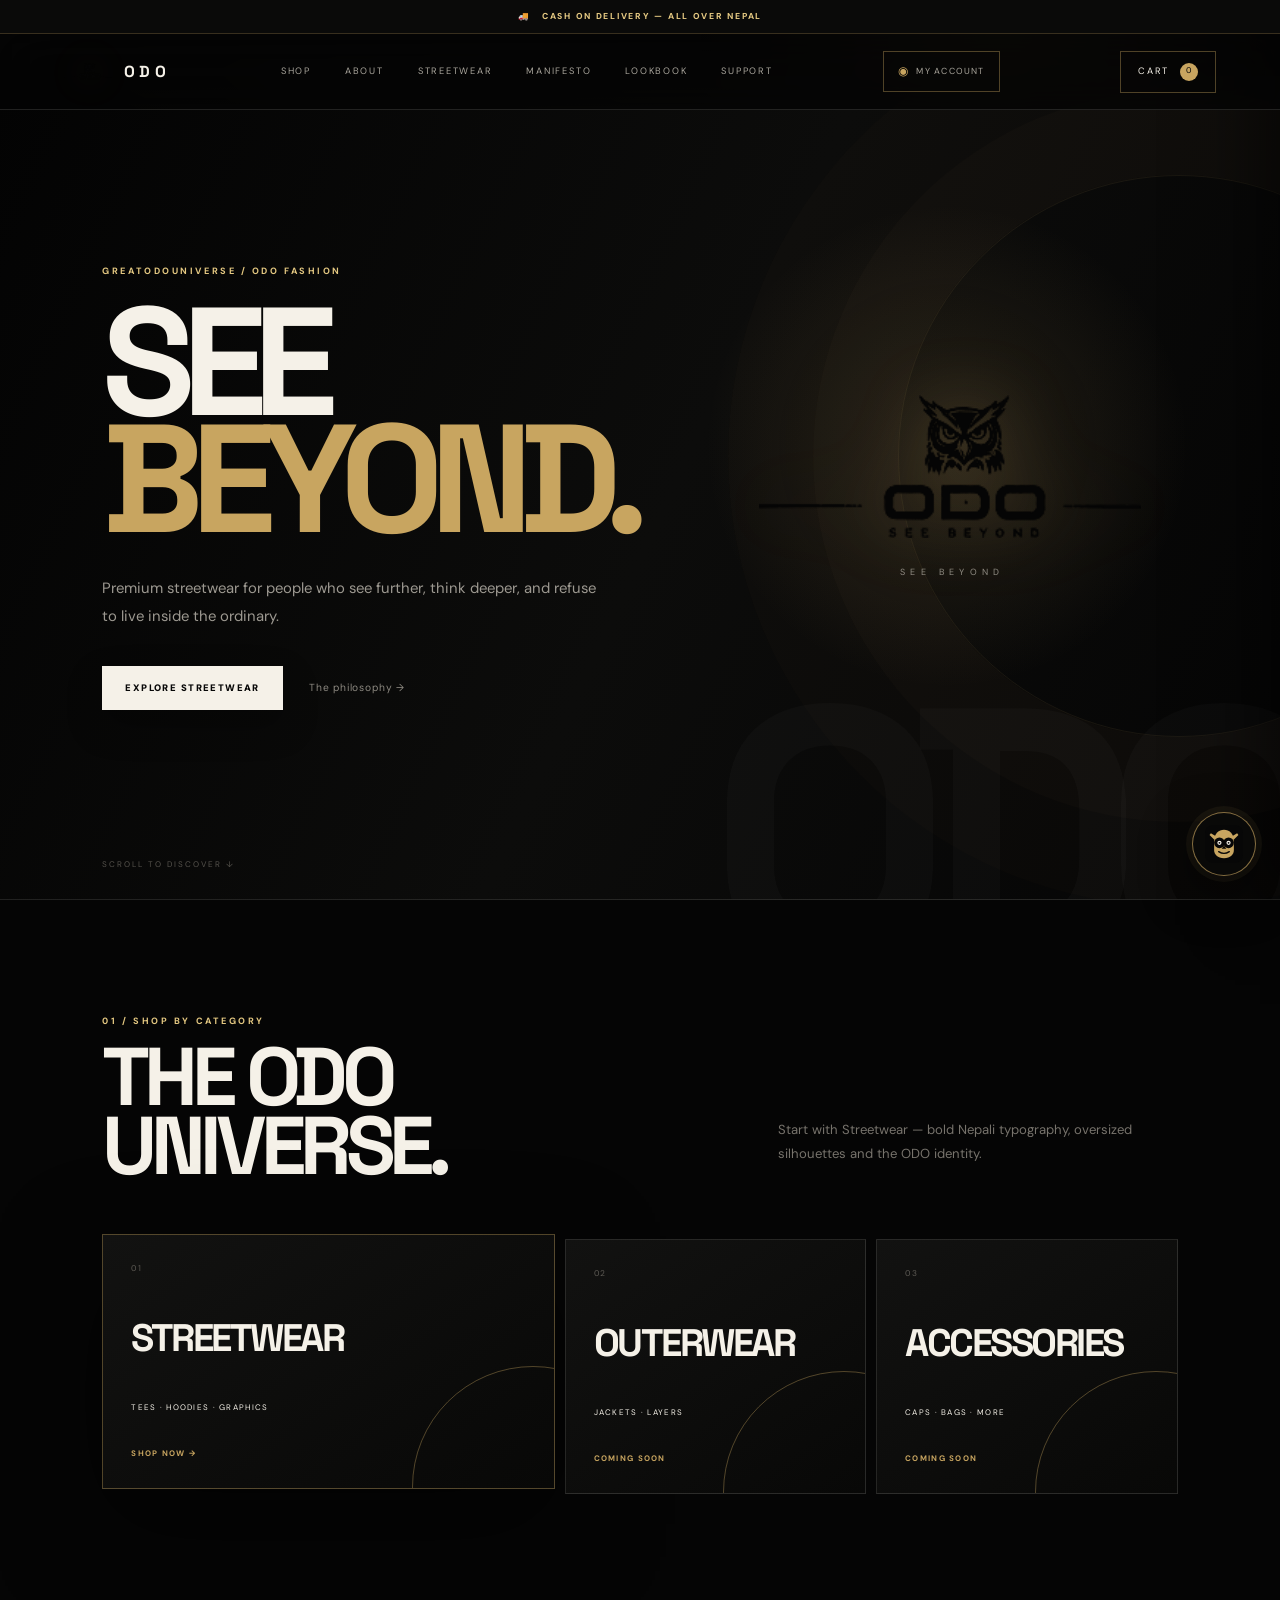
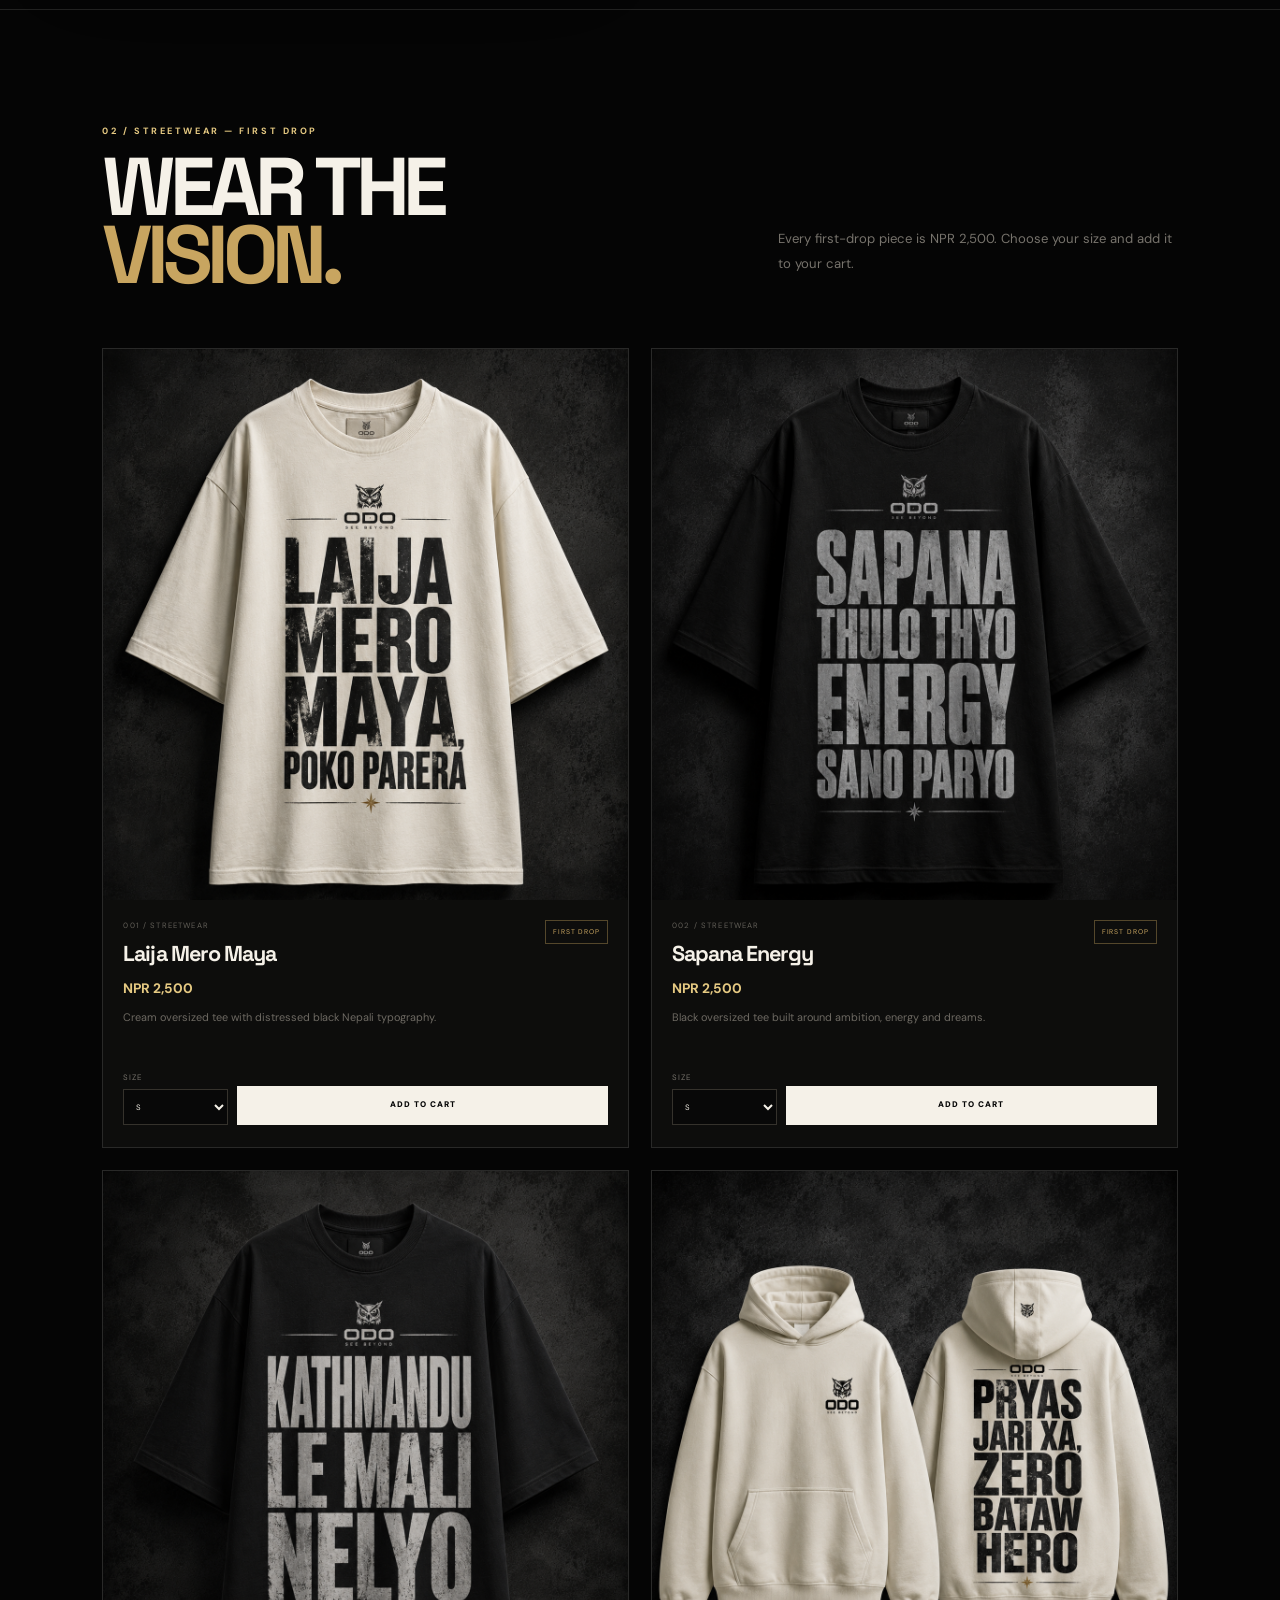
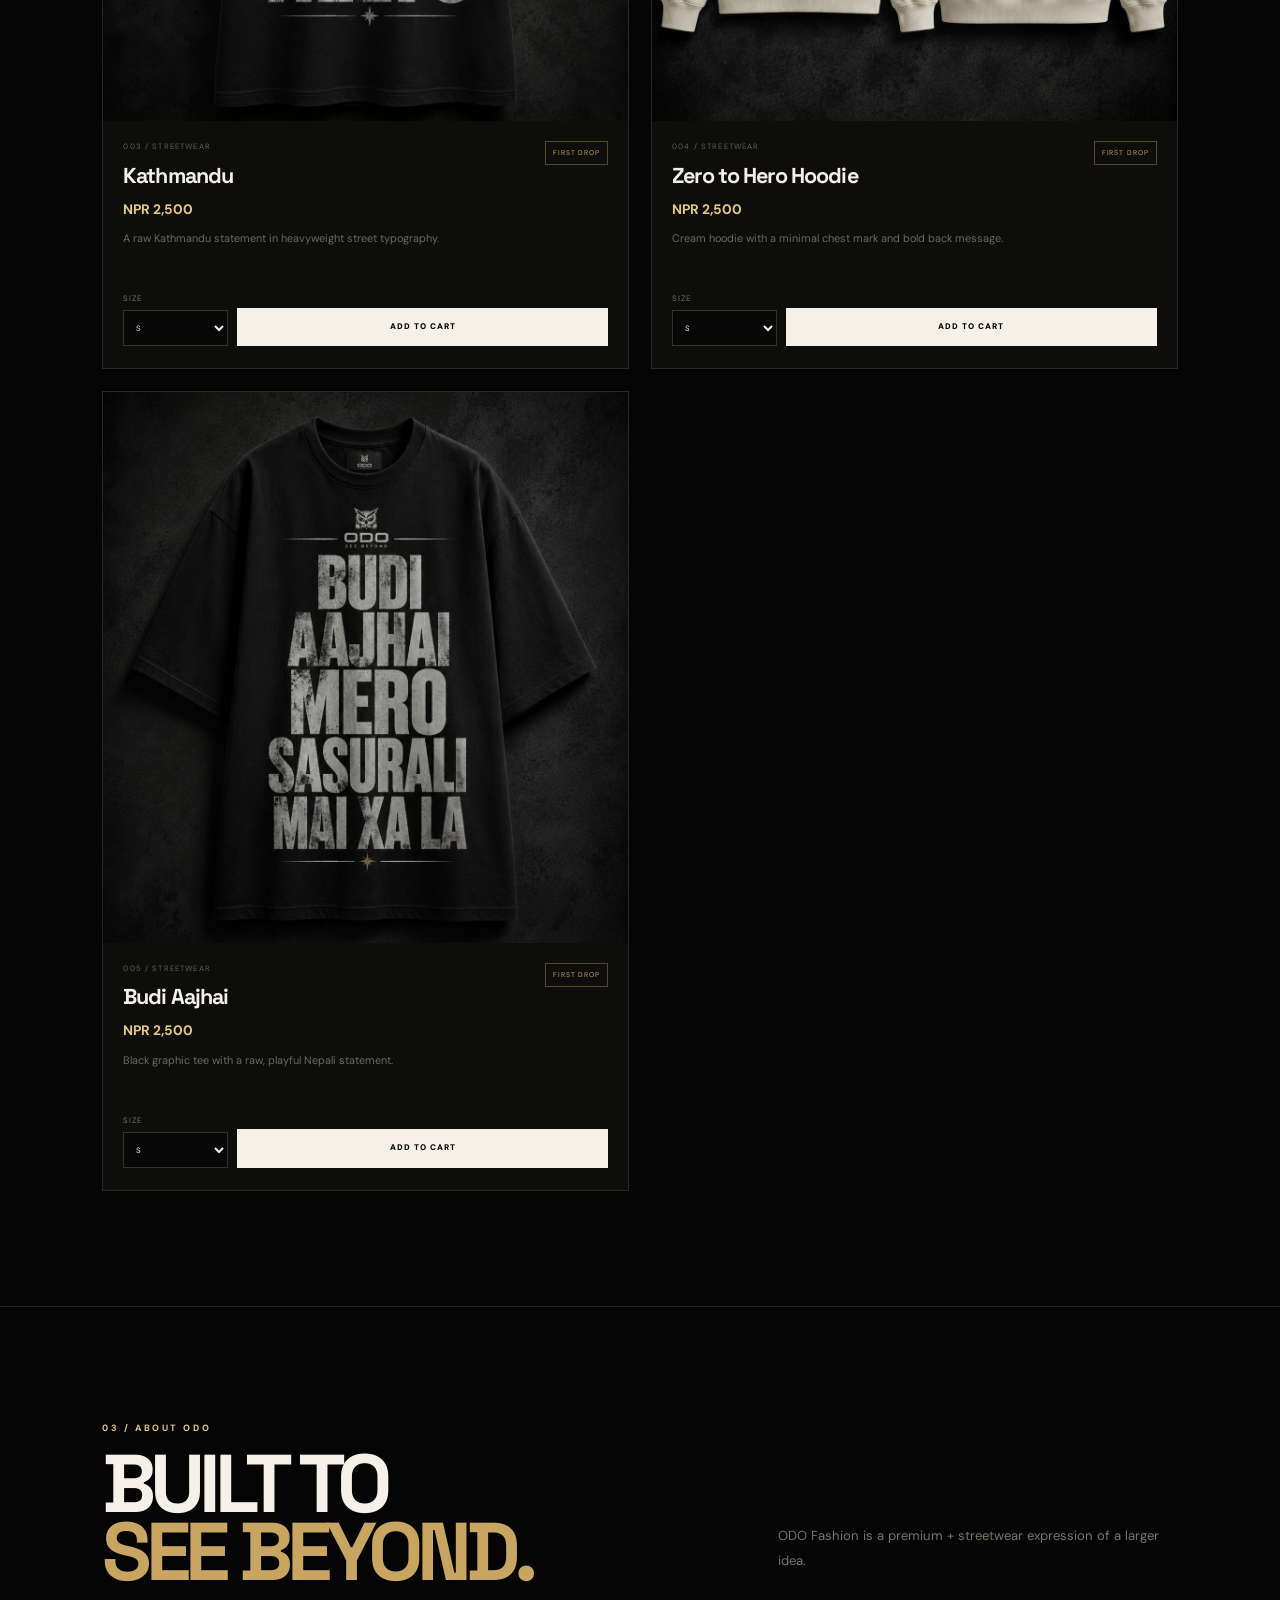
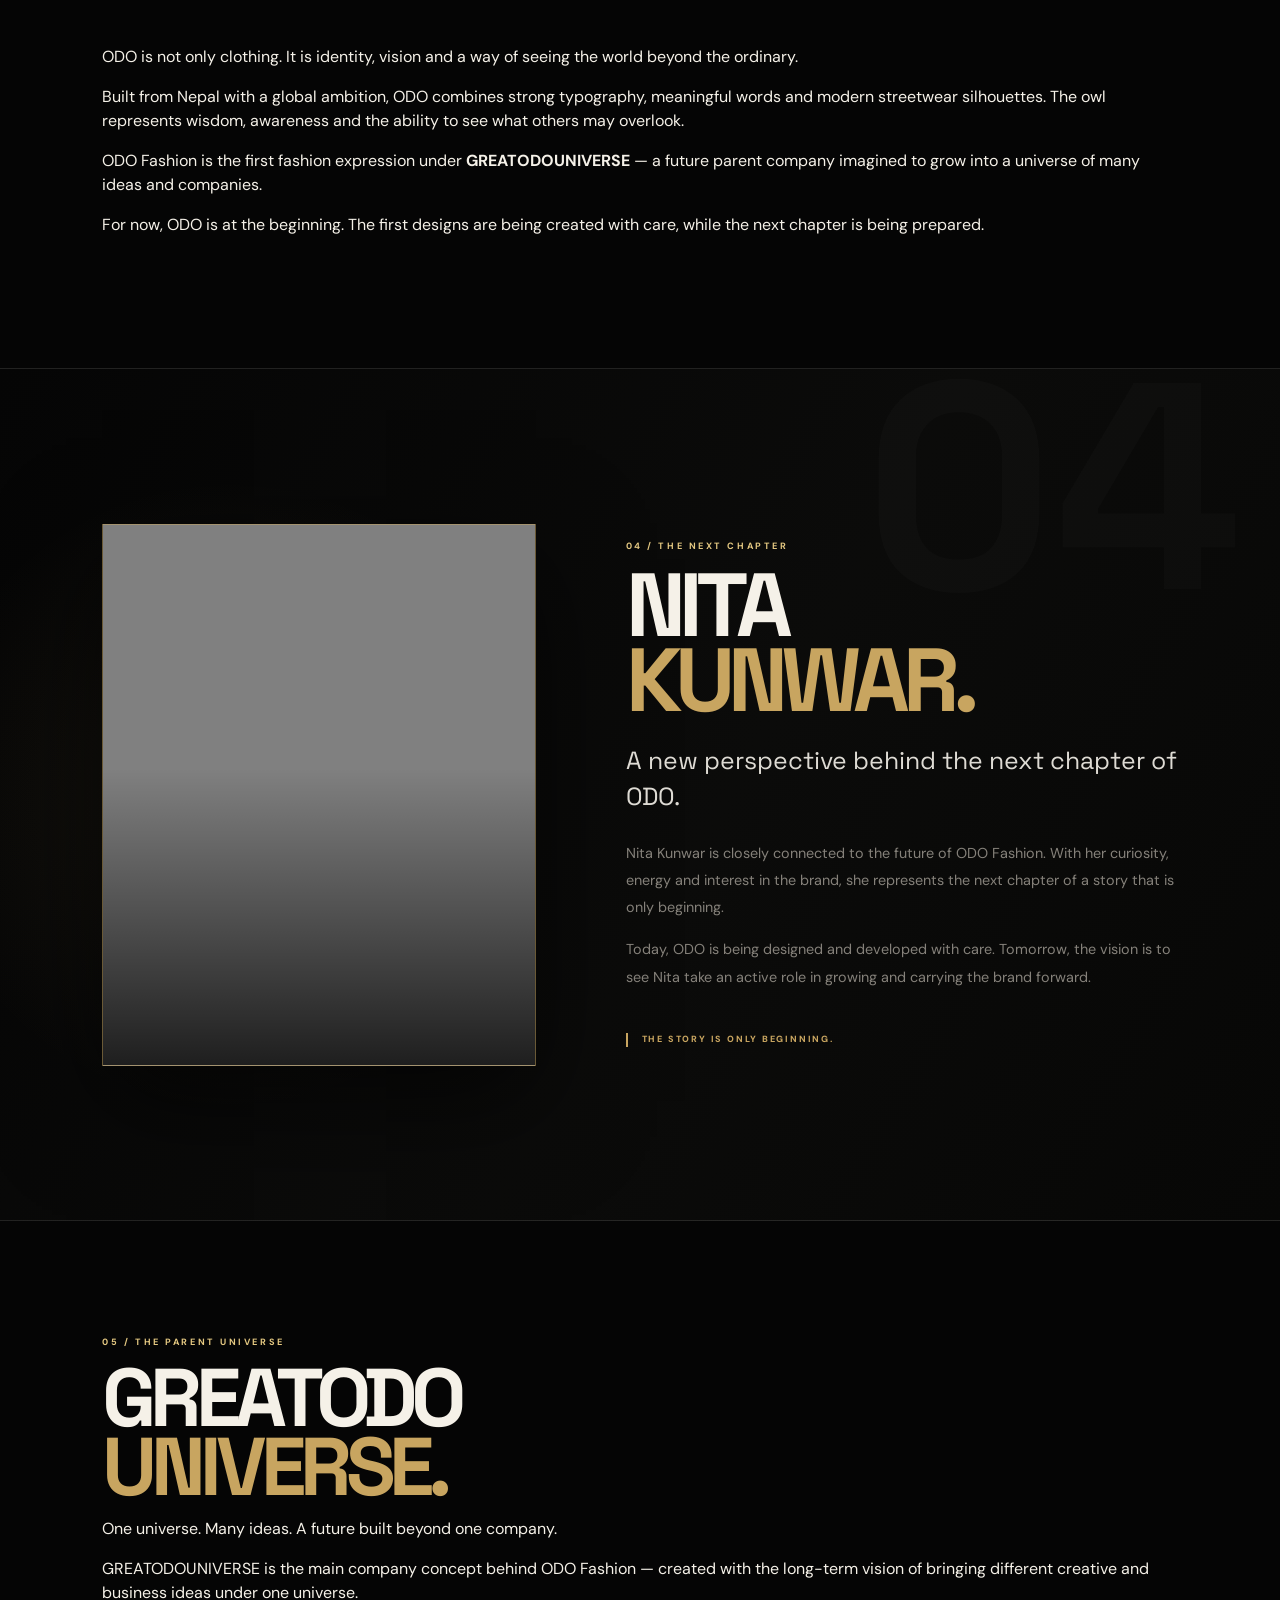
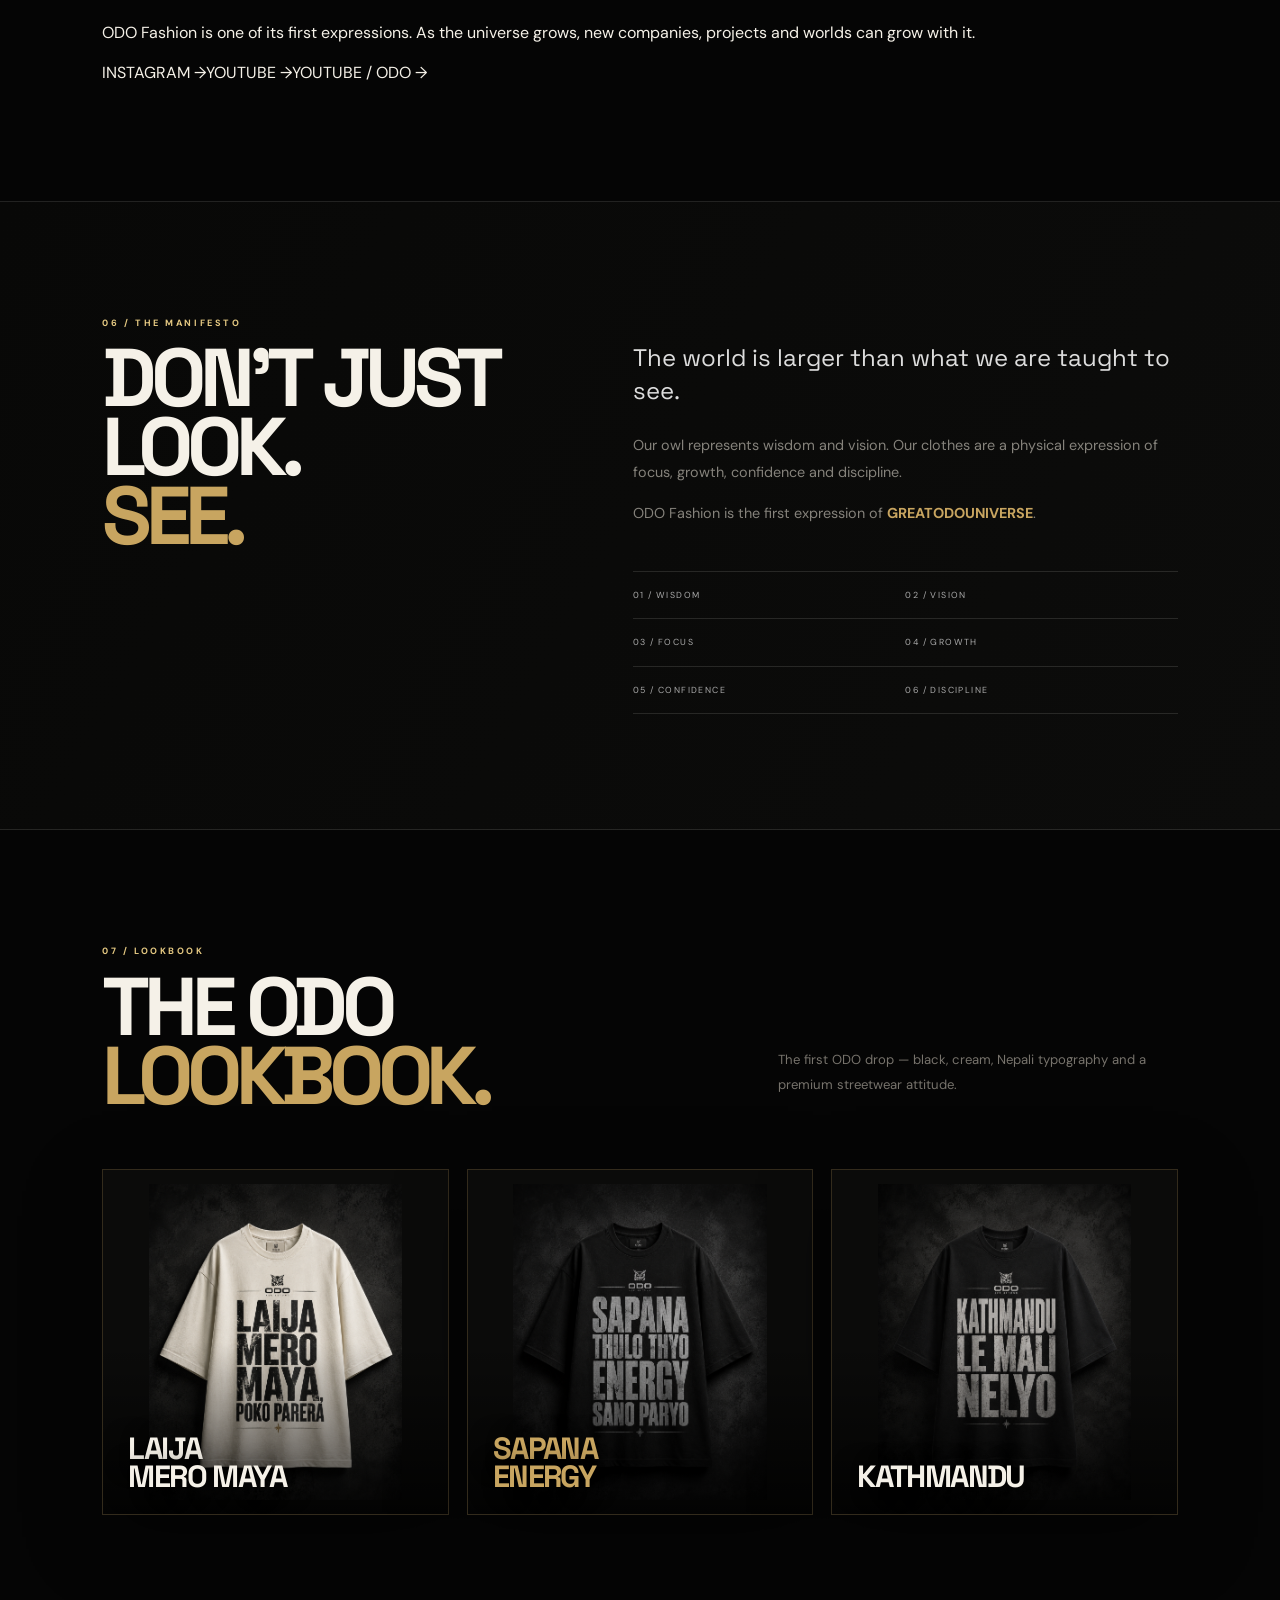
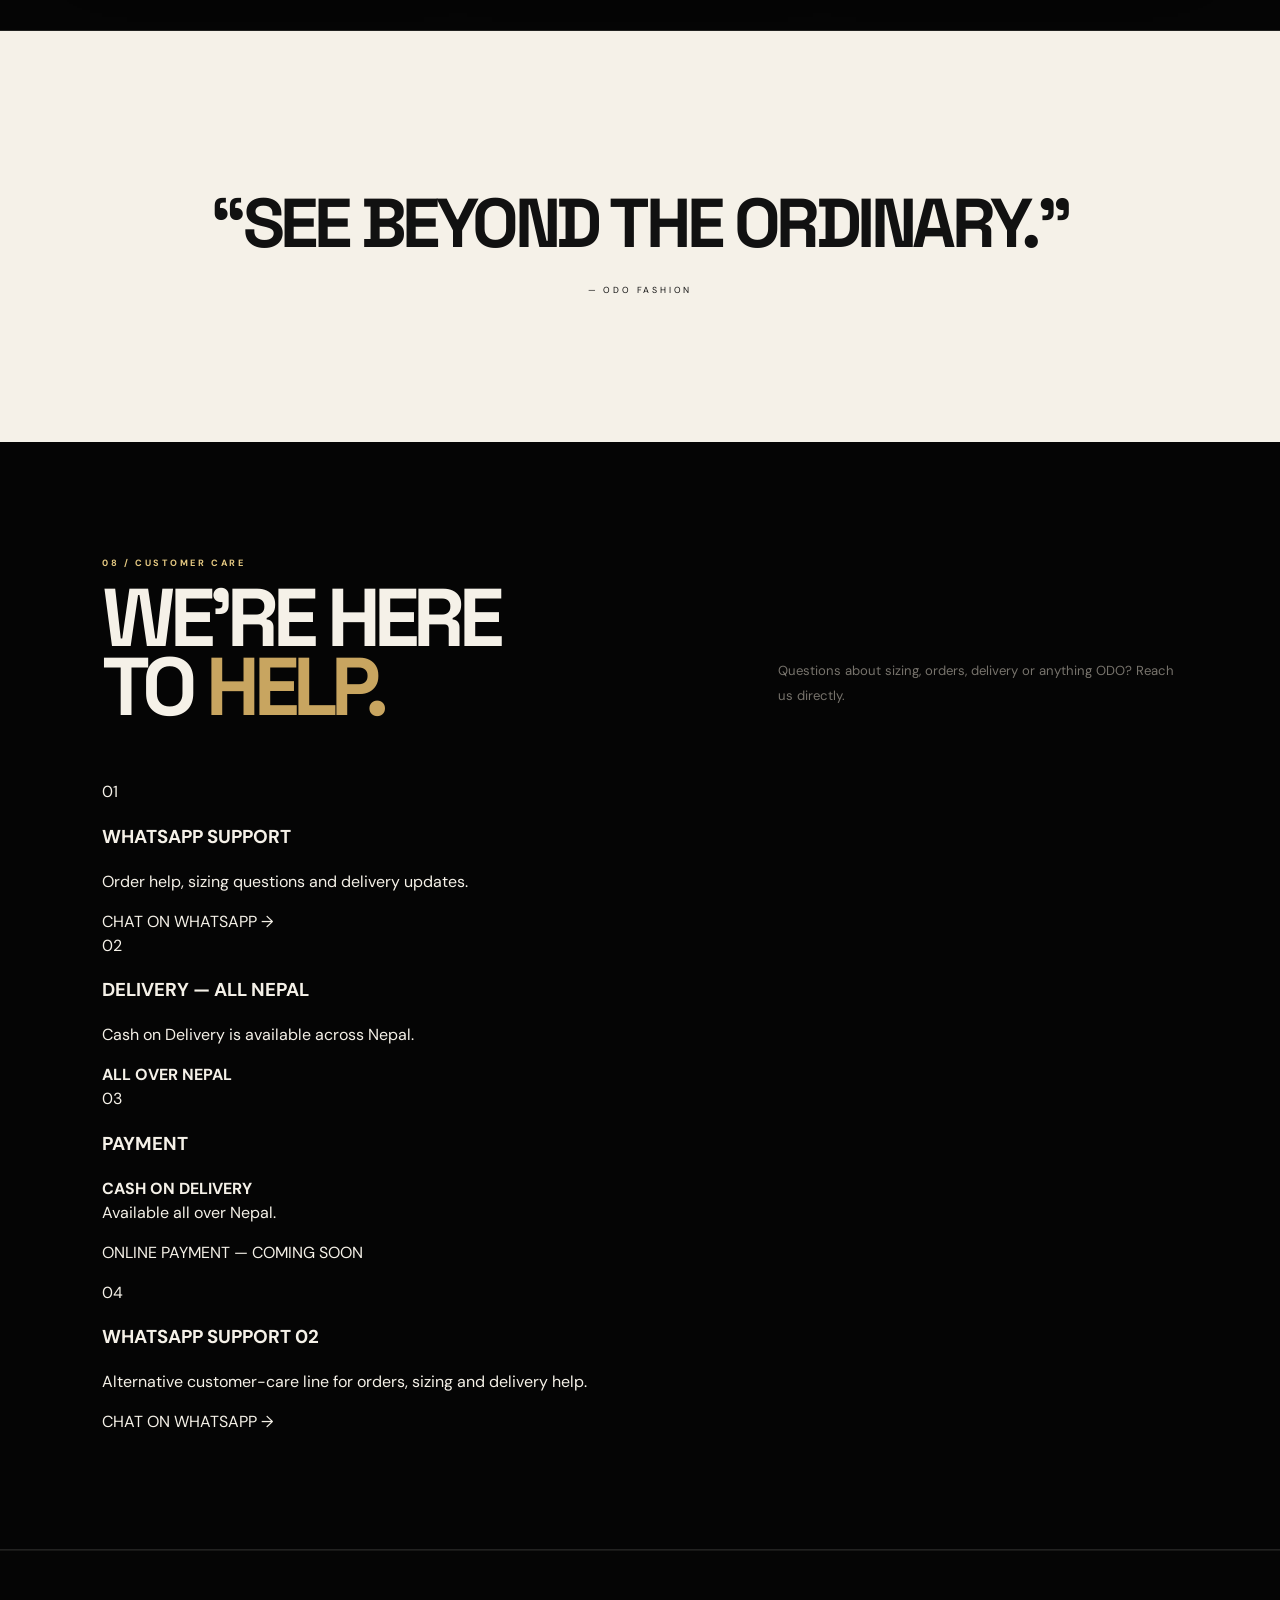
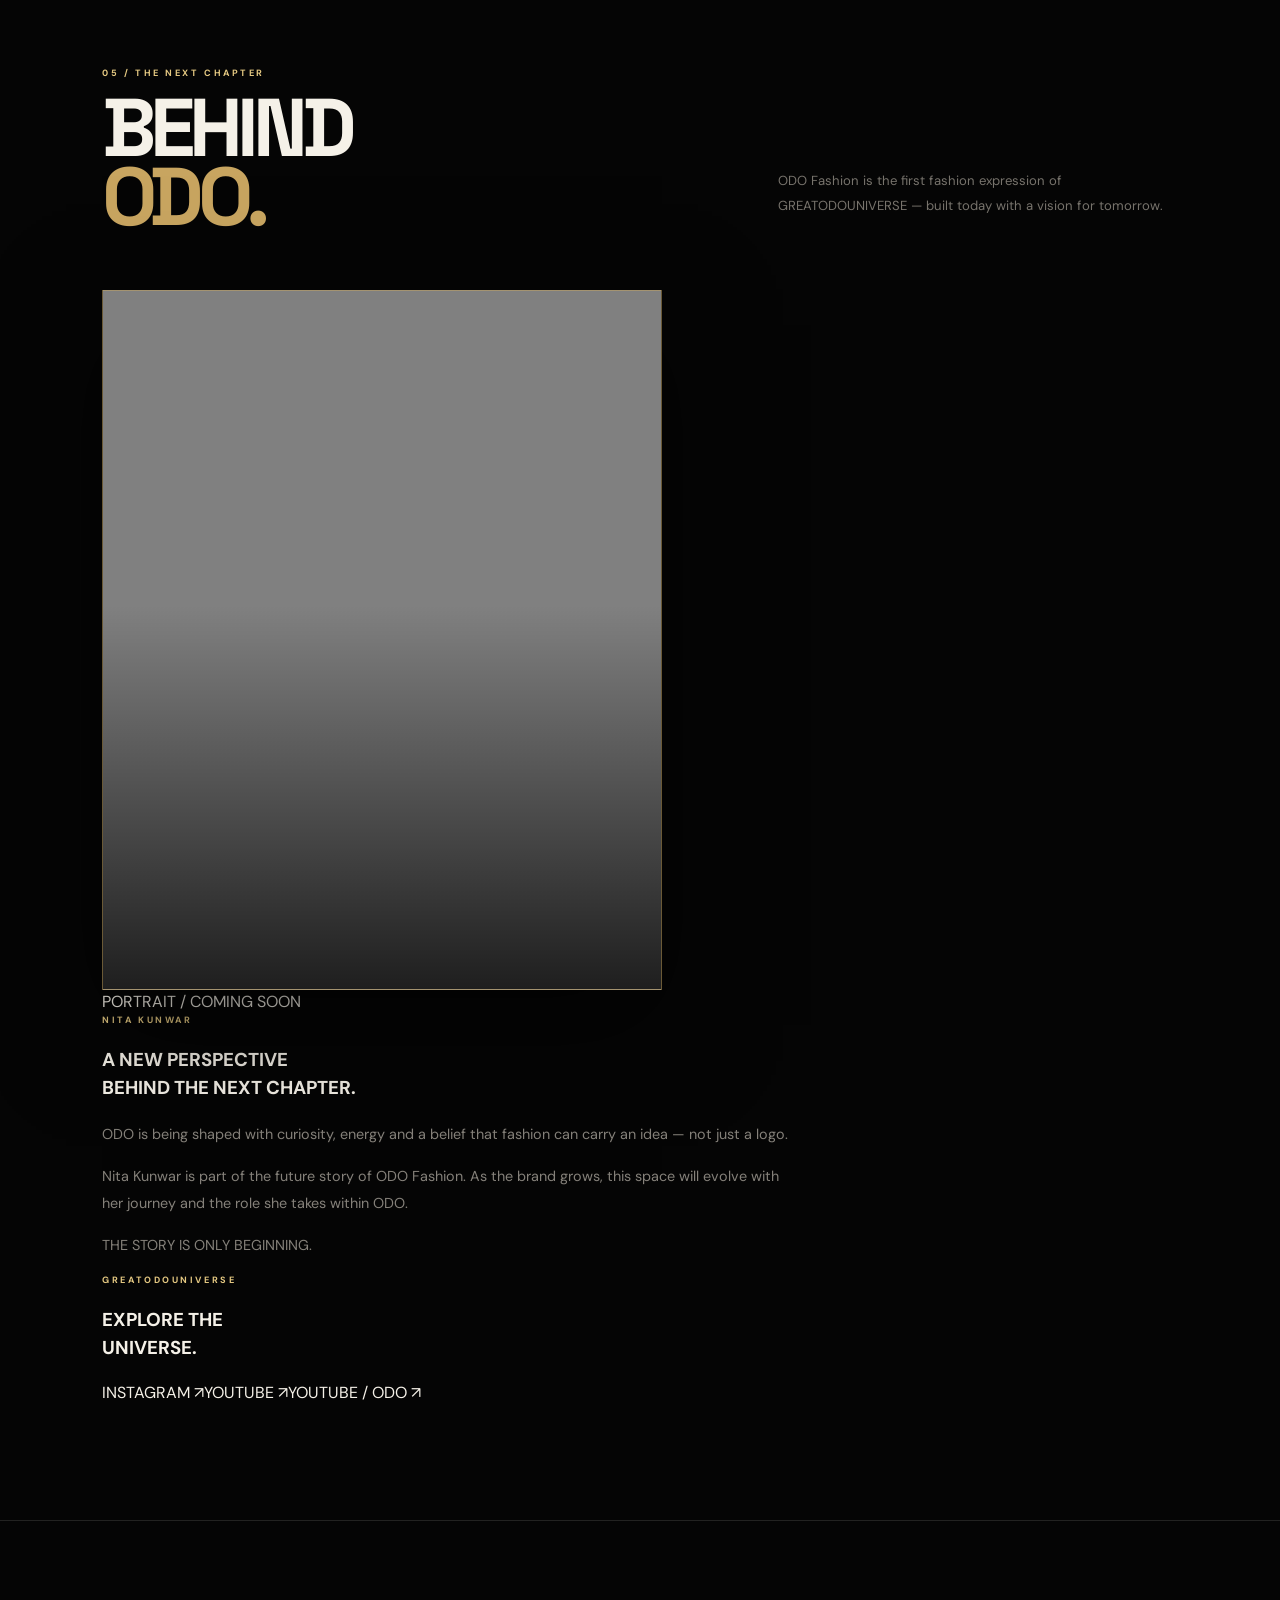
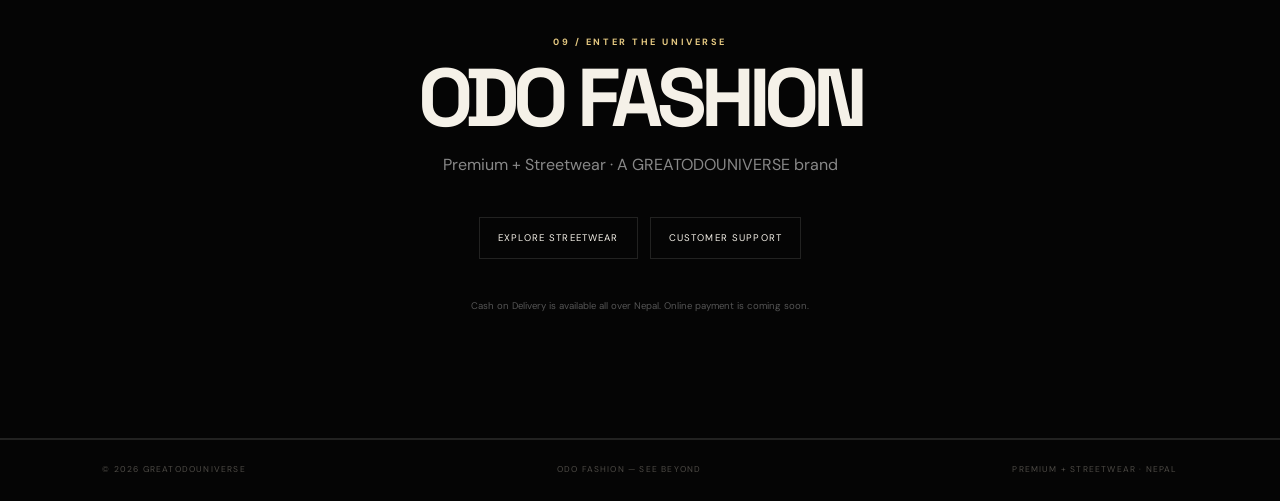
<file: index.html>
<!DOCTYPE html><html lang="en"><head><meta charset="UTF-8"><meta name="viewport" content="width=device-width,initial-scale=1"><meta name="description" content="ODO Fashion — Premium Nepali streetwear by GREATODOUNIVERSE. See Beyond."><meta name="keywords" content="ODO Fashion, ODOFASHION, ODO Fashion Nepal, Nepali streetwear, premium streetwear Nepal, GREATODOUNIVERSE"><meta name="author" content="ODO Fashion / GREATODOUNIVERSE"><meta name="robots" content="index, follow"><link rel="canonical" href="https://odofashion.github.io/ODO-FASHION/"><meta property="og:type" content="website"><meta property="og:title" content="ODO Fashion — Premium Nepali Streetwear"><meta property="og:description" content="ODO Fashion — Premium + Streetwear. A GREATODOUNIVERSE brand. See Beyond."><meta property="og:url" content="https://odofashion.github.io/ODO-FASHION/"><meta property="og:image" content="https://odofashion.github.io/ODO-FASHION/assets/odo-logo.png"><meta name="twitter:card" content="summary"><meta name="twitter:title" content="ODO Fashion — Premium Nepali Streetwear"><meta name="twitter:description" content="ODO Fashion — Premium + Streetwear by GREATODOUNIVERSE."><script type="application/ld+json">{"@context":"https://schema.org","@type":"ClothingStore","name":"ODO Fashion","alternateName":"ODOFASHION","description":"Premium Nepali streetwear by GREATODOUNIVERSE.","url":"https://odofashion.github.io/ODO-FASHION/","logo":"https://odofashion.github.io/ODO-FASHION/assets/odo-logo.png","brand":{"@type":"Brand","name":"ODO Fashion"},"parentOrganization":{"@type":"Organization","name":"GREATODOUNIVERSE","sameAs":["https://www.instagram.com/greatodouniverse/","https://www.youtube.com/@GreatODOUniverse"]},"areaServed":"Nepal"}</script><title>ODO Fashion | Premium Nepali Streetwear</title><link rel="stylesheet" href="style.css"></head><body><div class="announcement-bar">🚚 &nbsp; CASH ON DELIVERY — ALL OVER NEPAL</div><header class="nav"><a class="brand" href="#home"><img class="site-logo" src="assets/odo-logo.png" alt="ODO Fashion owl logo"> ODO</a><nav><a href="#shop">Shop</a><a href="#about">About</a><a href="#streetwear">Streetwear</a><a href="#manifesto">Manifesto</a><a href="#lookbook">Lookbook</a><a href="#support">Support</a></nav><button class="cart-link" id="cartOpen">Cart <span id="cartCount">0</span></button></header><main><section id="home" class="hero"><div class="hero-copy"><p class="eyebrow">GREATODOUNIVERSE / ODO FASHION</p><h1>SEE<br><span>BEYOND.</span></h1><p class="hero-lead">Premium streetwear for people who see further, think deeper, and refuse to live inside the ordinary.</p><div class="hero-actions"><a class="button" href="#streetwear">Explore Streetwear</a><a class="quiet-link" href="#manifesto">The philosophy →</a></div></div><div class="hero-symbol"><img class="hero-logo" src="assets/odo-logo.png" alt="ODO Fashion owl logo"><div class="tagline">SEE BEYOND</div></div><div class="scroll-note">SCROLL TO DISCOVER ↓</div></section><section id="shop" class="section shop"><div class="section-top"><div><p class="eyebrow">01 / SHOP BY CATEGORY</p><h2>THE ODO<br>UNIVERSE.</h2></div><p class="section-intro">Start with Streetwear — bold Nepali typography, oversized silhouettes and the ODO identity.</p></div><div class="category-strip"><a class="category-card active" href="#streetwear"><span>01</span><strong>STREETWEAR</strong><small>TEES · HOODIES · GRAPHICS</small><b>SHOP NOW →</b></a><div class="category-card"><span>02</span><strong>OUTERWEAR</strong><small>JACKETS · LAYERS</small><b>COMING SOON</b></div><div class="category-card"><span>03</span><strong>ACCESSORIES</strong><small>CAPS · BAGS · MORE</small><b>COMING SOON</b></div></div></section><section id="streetwear" class="section streetwear"><div class="section-top"><div><p class="eyebrow">02 / STREETWEAR — FIRST DROP</p><h2>WEAR THE<br><em>VISION.</em></h2></div><p class="section-intro">Every first-drop piece is NPR 2,500. Choose your size and add it to your cart.</p></div><div class="products streetwear-products"><article class="product reveal"><div class="product-art product-photo-wrap"><img class="product-photo" src="ChatGPT%20Image%20May%2022,%202026,%2004_18_54%20PM%20(1).png" alt="ODO Laija Mero Maya T-shirt"></div><div class="product-meta"><div><p class="product-number">001 / STREETWEAR</p><h3>Laija Mero Maya</h3><p class="price">NPR 2,500</p></div><span class="status">FIRST DROP</span></div><p class="product-desc">Cream oversized tee with distressed black Nepali typography.</p><div class="product-controls"><label>Size <select class="size-select"><option>S</option><option>M</option><option>L</option><option>XL</option><option>XXL</option></select></label><button class="add-btn" data-name="Laija Mero Maya T-Shirt">ADD TO CART</button></div></article><article class="product reveal"><div class="product-art product-photo-wrap"><img class="product-photo" src="ChatGPT%20Image%20May%2022,%202026,%2004_18_57%20PM%20(2).png" alt="ODO Sapana Energy T-shirt"></div><div class="product-meta"><div><p class="product-number">002 / STREETWEAR</p><h3>Sapana Energy</h3><p class="price">NPR 2,500</p></div><span class="status">FIRST DROP</span></div><p class="product-desc">Black oversized tee built around ambition, energy and dreams.</p><div class="product-controls"><label>Size <select class="size-select"><option>S</option><option>M</option><option>L</option><option>XL</option><option>XXL</option></select></label><button class="add-btn" data-name="Sapana Energy T-Shirt">ADD TO CART</button></div></article><article class="product reveal"><div class="product-art product-photo-wrap"><img class="product-photo" src="ChatGPT%20Image%20May%2022,%202026,%2004_18_58%20PM%20(3).png" alt="ODO Kathmandu T-shirt"></div><div class="product-meta"><div><p class="product-number">003 / STREETWEAR</p><h3>Kathmandu</h3><p class="price">NPR 2,500</p></div><span class="status">FIRST DROP</span></div><p class="product-desc">A raw Kathmandu statement in heavyweight street typography.</p><div class="product-controls"><label>Size <select class="size-select"><option>S</option><option>M</option><option>L</option><option>XL</option><option>XXL</option></select></label><button class="add-btn" data-name="Kathmandu T-Shirt">ADD TO CART</button></div></article><article class="product reveal"><div class="product-art product-photo-wrap"><img class="product-photo" src="ChatGPT%20Image%20May%2022,%202026,%2004_18_59%20PM%20(5).png" alt="ODO Zero to Hero Hoodie"></div><div class="product-meta"><div><p class="product-number">004 / STREETWEAR</p><h3>Zero to Hero Hoodie</h3><p class="price">NPR 2,500</p></div><span class="status">FIRST DROP</span></div><p class="product-desc">Cream hoodie with a minimal chest mark and bold back message.</p><div class="product-controls"><label>Size <select class="size-select"><option>S</option><option>M</option><option>L</option><option>XL</option><option>XXL</option></select></label><button class="add-btn" data-name="Zero to Hero Hoodie">ADD TO CART</button></div></article><article class="product reveal"><div class="product-art product-photo-wrap"><img class="product-photo" src="ChatGPT%20Image%20May%2022,%202026,%2004_19_00%20PM%20(6).png" alt="ODO Budi Aajhai T-shirt"></div><div class="product-meta"><div><p class="product-number">005 / STREETWEAR</p><h3>Budi Aajhai</h3><p class="price">NPR 2,500</p></div><span class="status">FIRST DROP</span></div><p class="product-desc">Black graphic tee with a raw, playful Nepali statement.</p><div class="product-controls"><label>Size <select class="size-select"><option>S</option><option>M</option><option>L</option><option>XL</option><option>XXL</option></select></label><button class="add-btn" data-name="Budi Aajhai T-Shirt">ADD TO CART</button></div></article></div></section><section id="about" class="section about"><div class="section-top"><div><p class="eyebrow">03 / ABOUT ODO</p><h2>BUILT TO<br><em>SEE BEYOND.</em></h2></div><p class="section-intro">ODO Fashion is a premium + streetwear expression of a larger idea.</p></div><div class="about-grid"><div><p class="large">ODO is not only clothing. It is identity, vision and a way of seeing the world beyond the ordinary.</p><p>Built from Nepal with a global ambition, ODO combines strong typography, meaningful words and modern streetwear silhouettes. The owl represents wisdom, awareness and the ability to see what others may overlook.</p></div><div><p>ODO Fashion is the first fashion expression under <strong>GREATODOUNIVERSE</strong> — a future parent company imagined to grow into a universe of many ideas and companies.</p><p>For now, ODO is at the beginning. The first designs are being created with care, while the next chapter is being prepared.</p></div></div></section><section id="nita" class="section nita"><div class="nita-visual"><div class="nita-placeholder">NK</div></div><div class="nita-copy"><p class="eyebrow">04 / THE NEXT CHAPTER</p><h2>NITA<br><em>KUNWAR.</em></h2><p class="large">A new perspective behind the next chapter of ODO.</p><p>Nita Kunwar is closely connected to the future of ODO Fashion. With her curiosity, energy and interest in the brand, she represents the next chapter of a story that is only beginning.</p><p>Today, ODO is being designed and developed with care. Tomorrow, the vision is to see Nita take an active role in growing and carrying the brand forward.</p><span class="nita-note">THE STORY IS ONLY BEGINNING.</span></div></section><section id="greatodouniverse" class="section universe"><div class="universe-copy"><p class="eyebrow">05 / THE PARENT UNIVERSE</p><h2>GREATODO<br><em>UNIVERSE.</em></h2><p class="large">One universe. Many ideas. A future built beyond one company.</p><p>GREATODOUNIVERSE is the main company concept behind ODO Fashion — created with the long-term vision of bringing different creative and business ideas under one universe.</p><p>ODO Fashion is one of its first expressions. As the universe grows, new companies, projects and worlds can grow with it.</p><div class="universe-links"><a href="https://www.instagram.com/greatodouniverse/" target="_blank" rel="noopener">INSTAGRAM →</a><a href="https://www.youtube.com/@GreatODOUniverse" target="_blank" rel="noopener">YOUTUBE →</a><a href="https://www.youtube.com/@omsondeoson" target="_blank" rel="noopener">YOUTUBE / ODO →</a></div></div></section><section id="manifesto" class="manifesto section"><div class="manifesto-title"><p class="eyebrow">06 / THE MANIFESTO</p><h2>DON'T JUST<br>LOOK.<br><em>SEE.</em></h2></div><div class="manifesto-copy"><p class="large">The world is larger than what we are taught to see.</p><p>Our owl represents wisdom and vision. Our clothes are a physical expression of focus, growth, confidence and discipline.</p><p>ODO Fashion is the first expression of <strong>GREATODOUNIVERSE</strong>.</p><div class="values"><span>01 / WISDOM</span><span>02 / VISION</span><span>03 / FOCUS</span><span>04 / GROWTH</span><span>05 / CONFIDENCE</span><span>06 / DISCIPLINE</span></div></div></section><section id="lookbook" class="section lookbook"><div class="section-top"><div><p class="eyebrow">07 / LOOKBOOK</p><h2>THE ODO<br><em>LOOKBOOK.</em></h2></div><p class="section-intro">The first ODO drop — black, cream, Nepali typography and a premium streetwear attitude.</p></div><div class="look-grid"><div class="look-card look-one"><img src="ChatGPT%20Image%20May%2022,%202026,%2004_18_54%20PM%20(1).png" alt="Laija Mero Maya" loading="lazy"><span>LAIJA<br>MERO MAYA</span></div><div class="look-card look-two"><img src="ChatGPT%20Image%20May%2022,%202026,%2004_18_57%20PM%20(2).png" alt="Sapana Energy" loading="lazy"><span>SAPANA<br>ENERGY</span></div><div class="look-card look-three"><img src="ChatGPT%20Image%20May%2022,%202026,%2004_18_58%20PM%20(3).png" alt="Kathmandu" loading="lazy"><span>KATHMANDU</span></div></div></section><section class="statement"><p>“SEE BEYOND THE ORDINARY.”</p><span>— ODO FASHION</span></section><section id="support" class="section support"><div class="section-top"><div><p class="eyebrow">08 / CUSTOMER CARE</p><h2>WE'RE HERE<br>TO <em>HELP.</em></h2></div><p class="section-intro">Questions about sizing, orders, delivery or anything ODO? Reach us directly.</p></div><div class="support-grid"><div class="support-card"><span class="support-icon">01</span><h3>WHATSAPP SUPPORT</h3><p>Order help, sizing questions and delivery updates.</p><a class="support-button" href="https://wa.me/9779845319200?text=Hi%20ODO%20Fashion!%20I%20need%20customer%20support." target="_blank" rel="noopener">CHAT ON WHATSAPP →</a></div><div class="support-card"><span class="support-icon">02</span><h3>DELIVERY — ALL NEPAL</h3><p>Cash on Delivery is available across Nepal.</p><strong>ALL OVER NEPAL</strong></div><div class="support-card"><span class="support-icon">03</span><h3>PAYMENT</h3><p><strong>CASH ON DELIVERY</strong><br>Available all over Nepal.</p><p class="coming">ONLINE PAYMENT — COMING SOON</p></div></div></section><section id="contact" class="contact section"><p class="eyebrow">09 / ENTER THE UNIVERSE</p><h2>ODO FASHION</h2><p>Premium + Streetwear · A GREATODOUNIVERSE brand</p><div class="contact-links"><a href="#streetwear">Explore Streetwear</a><a href="#support">Customer Support</a></div><p class="small-note">Cash on Delivery is available all over Nepal. Online payment is coming soon.</p></section></main><aside class="cart-panel" id="cartPanel" aria-hidden="true"><div class="cart-head"><div><p class="eyebrow">YOUR ORDER</p><h2>CART</h2></div><button id="cartClose" class="close-btn">×</button></div><div id="cartItems" class="cart-items"><p class="empty-cart">Your cart is empty.</p></div><div class="cart-footer"><div class="total-row"><span>TOTAL</span><strong id="cartTotal">NPR 0</strong></div><button id="whatsappOrder" class="checkout-btn">ORDER ON WHATSAPP</button><p class="cart-note">All first-drop pieces are NPR 2,500. Cash on Delivery all over Nepal.</p></div></aside><div class="cart-overlay" id="cartOverlay"></div><div class="checkout-modal" id="checkoutModal" aria-hidden="true"><div class="checkout-card"><button class="close-btn" id="checkoutClose" type="button">×</button><p class="eyebrow">FINAL STEP</p><h2>DELIVERY<br>DETAILS.</h2><p class="checkout-intro">Enter your details and we’ll prepare your WhatsApp order.</p><form id="checkoutForm"><label>Full name<input id="customerName" name="name" type="text" required placeholder="Your full name"></label><label>Phone number<input id="customerPhone" name="phone" type="tel" required placeholder="98XXXXXXXX"></label><label>Delivery address<textarea id="customerAddress" name="address" required placeholder="Tole, street, city..."></textarea></label><label>Delivery location<select id="customerLocation" name="location" required><option value="">Select location</option><option>Kathmandu Valley</option><option>Pokhara</option><option>Other Nepal</option></select></label><button class="checkout-submit" type="submit">CONTINUE TO WHATSAPP →</button></form><p class="cart-note">Cash on Delivery is available all over Nepal. Online payment is coming soon.</p></div></div><footer><span>© 2026 GREATODOUNIVERSE</span><span>ODO FASHION — SEE BEYOND</span><span>PREMIUM + STREETWEAR · NEPAL</span></footer><script src="script.js"></script><script type="module" src="auth.js"></script><script type="module" src="journal.js"></script></body></html>
</file>
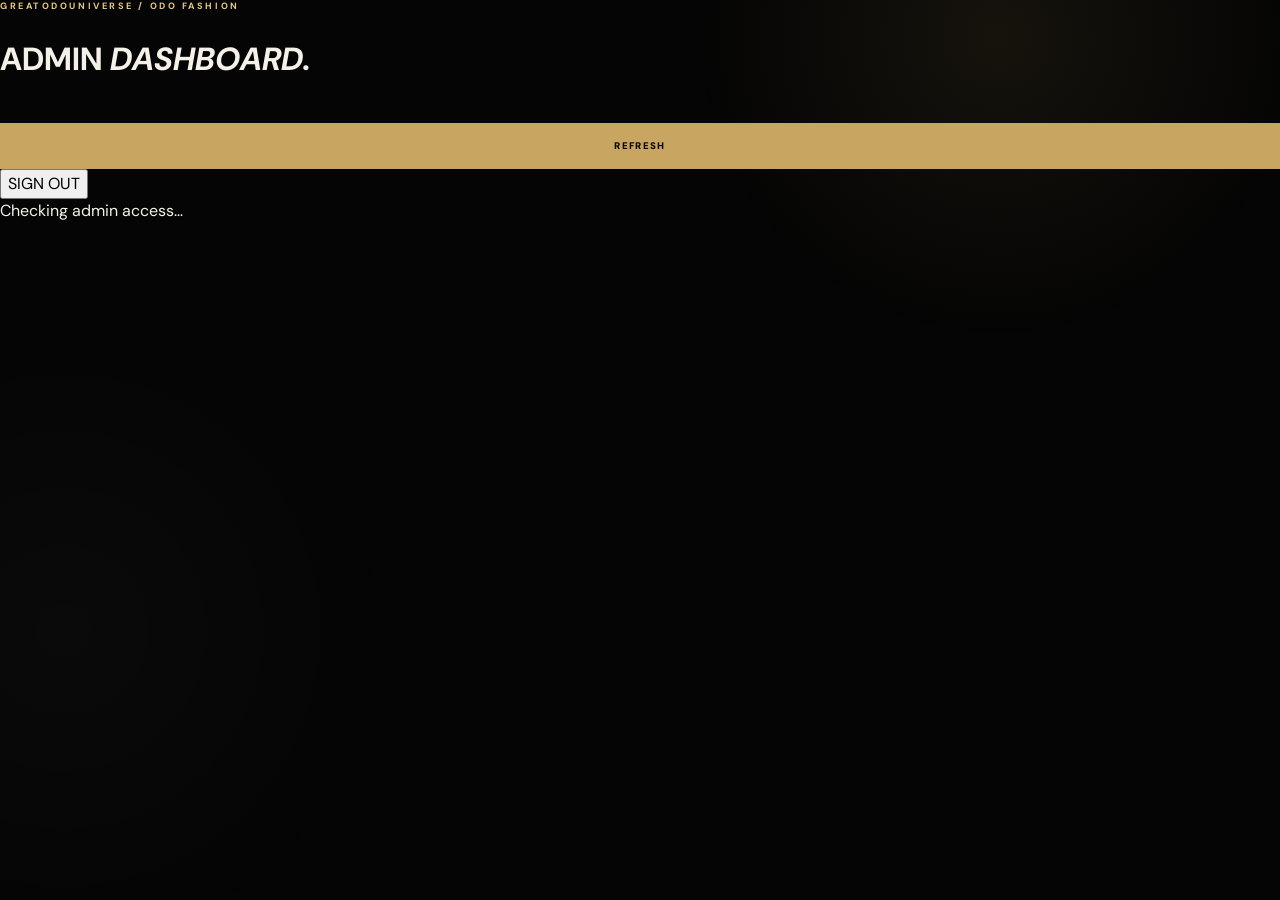
<file: admin.html>
<!doctype html>
<html lang="en">
<head><meta charset="utf-8"><meta name="viewport" content="width=device-width,initial-scale=1"><meta name="robots" content="noindex,nofollow"><title>ODO FASHION / ADMIN</title><link rel="stylesheet" href="style.css"></head>
<body class="odo-admin-body">
<div id="odoAdminApp" class="odo-admin-app">
  <header class="odo-admin-head"><div><p class="eyebrow">GREATODOUNIVERSE / ODO FASHION</p><h1>ADMIN <em>DASHBOARD.</em></h1></div><div><button id="adminRefresh" class="checkout-submit admin-btn">REFRESH</button><button id="adminSignout" class="odo-signout admin-btn">SIGN OUT</button></div></header>
  <main class="odo-admin-main">
    <div id="adminMessage" class="odo-message">Checking admin access…</div>
    <section id="adminStats" class="odo-admin-stats" hidden></section>
    <section id="adminOrdersSection" hidden>
      <div class="odo-admin-title"><div><p class="eyebrow">LIVE STORE</p><h2>ORDERS.</h2></div><p>Customer orders saved directly from the ODO website.</p></div>
      <div class="odo-admin-table-wrap"><table class="odo-admin-table"><thead><tr><th>ORDER</th><th>CUSTOMER</th><th>PRODUCTS</th><th>TOTAL</th><th>PAYMENT</th><th>STATUS</th><th>DATE</th></tr></thead><tbody id="adminOrders"></tbody></table></div>
    </section>
    <section id="adminCustomersSection" hidden>
      <div class="odo-admin-title"><div><p class="eyebrow">CUSTOMERS</p><h2>PEOPLE.</h2></div><p>Registered ODO accounts and order counts.</p></div>
      <div class="odo-admin-table-wrap"><table class="odo-admin-table"><thead><tr><th>CUSTOMER</th><th>EMAIL</th><th>PHONE</th><th>ORDERS</th><th>JOINED</th></tr></thead><tbody id="adminCustomers"></tbody></table></div>
    </section>
  </main>
</div>
<script type="module" src="admin.js"></script>
<script type="module" src="admin-journal.js"></script>
<script type="module" src="admin-order-details.js"></script>
<script type="module" src="admin-chat.js"></script>
<script type="module" src="product-admin.js"></script>
<script type="module" src="product-stock-admin.js"></script>
<script type="module" src="admin-notifications.js"></script>
</body></html>
</file>
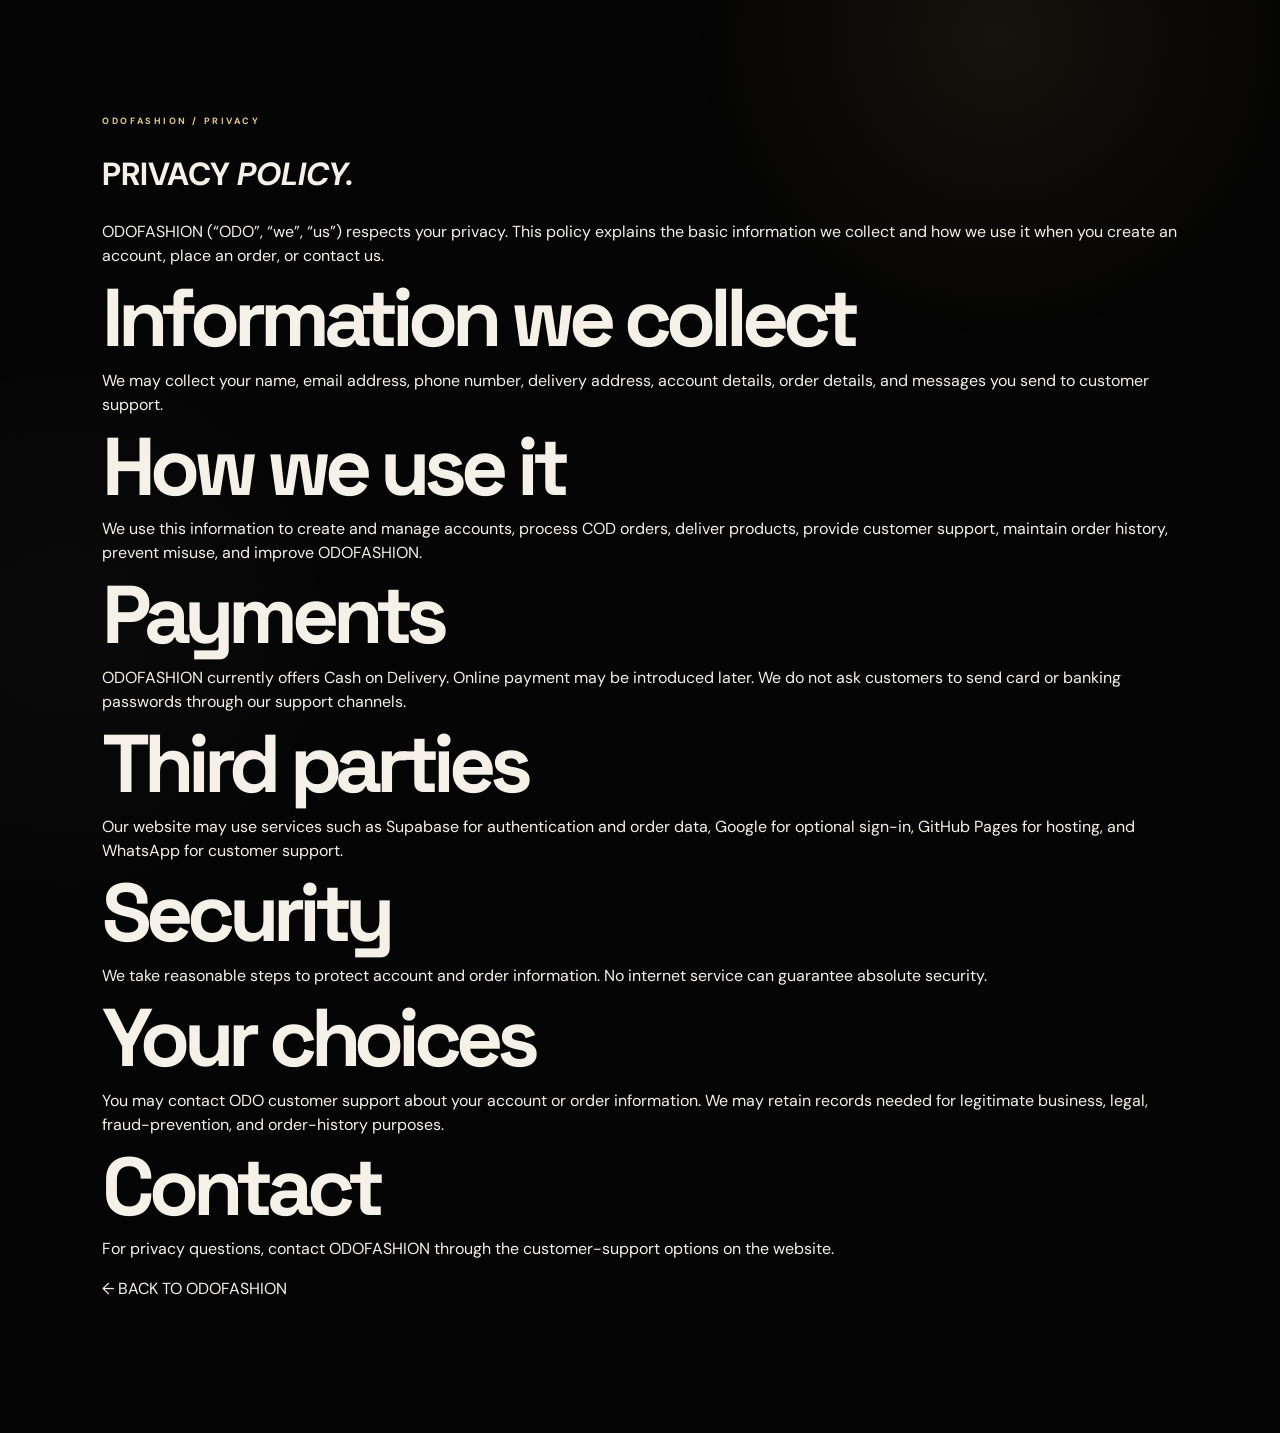
<file: privacy-policy.html>
<!doctype html><html lang="en"><head><meta charset="utf-8"><meta name="viewport" content="width=device-width,initial-scale=1"><meta name="robots" content="index,follow"><title>Privacy Policy — ODOFASHION</title><link rel="stylesheet" href="style.css"></head><body><main class="section policy-page"><p class="eyebrow">ODOFASHION / PRIVACY</p><h1>PRIVACY <em>POLICY.</em></h1><p>ODOFASHION (“ODO”, “we”, “us”) respects your privacy. This policy explains the basic information we collect and how we use it when you create an account, place an order, or contact us.</p><h2>Information we collect</h2><p>We may collect your name, email address, phone number, delivery address, account details, order details, and messages you send to customer support.</p><h2>How we use it</h2><p>We use this information to create and manage accounts, process COD orders, deliver products, provide customer support, maintain order history, prevent misuse, and improve ODOFASHION.</p><h2>Payments</h2><p>ODOFASHION currently offers Cash on Delivery. Online payment may be introduced later. We do not ask customers to send card or banking passwords through our support channels.</p><h2>Third parties</h2><p>Our website may use services such as Supabase for authentication and order data, Google for optional sign-in, GitHub Pages for hosting, and WhatsApp for customer support.</p><h2>Security</h2><p>We take reasonable steps to protect account and order information. No internet service can guarantee absolute security.</p><h2>Your choices</h2><p>You may contact ODO customer support about your account or order information. We may retain records needed for legitimate business, legal, fraud-prevention, and order-history purposes.</p><h2>Contact</h2><p>For privacy questions, contact ODOFASHION through the customer-support options on the website.</p><p><a href="index.html">← BACK TO ODOFASHION</a></p></main></body></html>
</file>
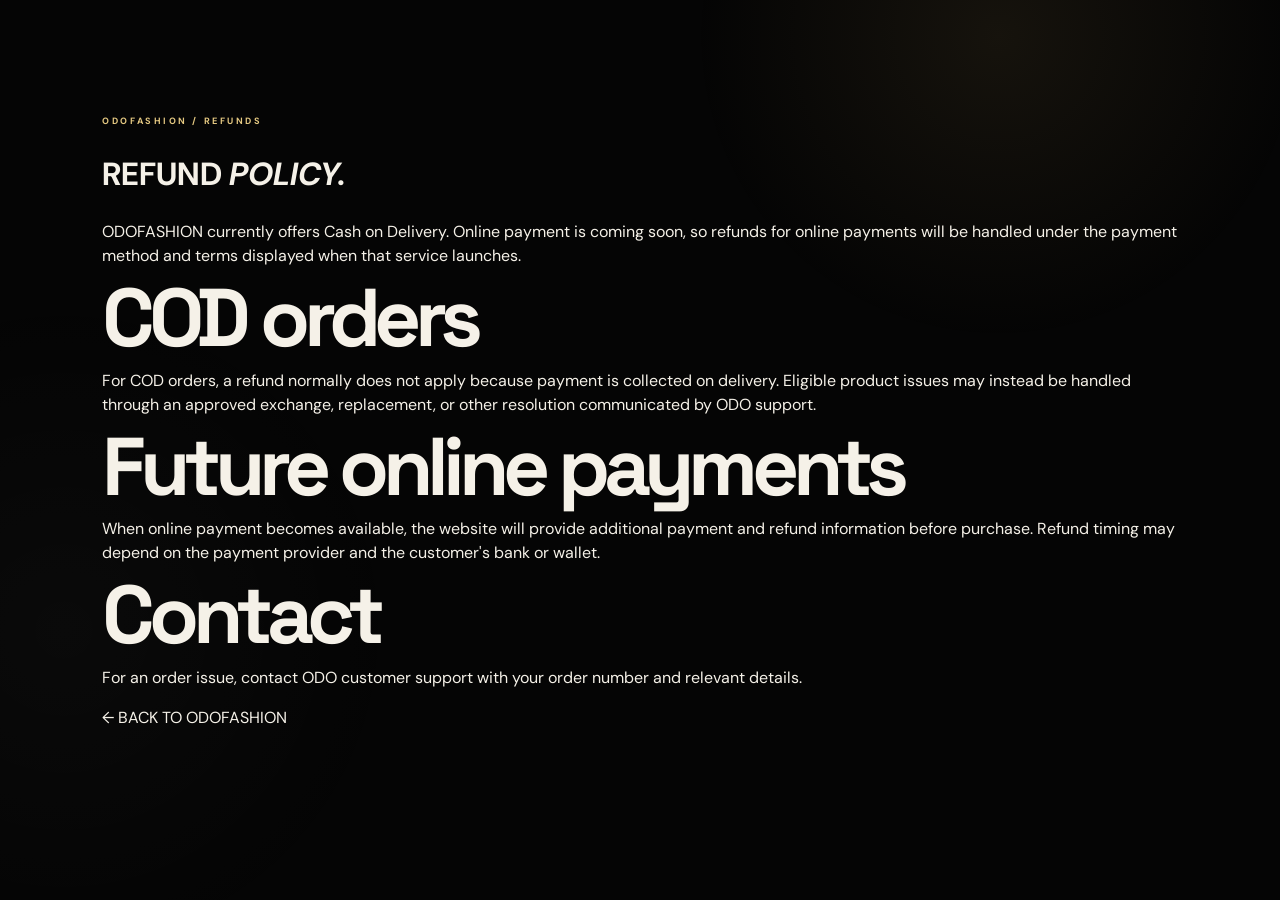
<file: refunds.html>
<!doctype html><html lang="en"><head><meta charset="utf-8"><meta name="viewport" content="width=device-width,initial-scale=1"><meta name="robots" content="index,follow"><title>Refund Policy — ODOFASHION</title><link rel="stylesheet" href="style.css"></head><body><main class="section policy-page"><p class="eyebrow">ODOFASHION / REFUNDS</p><h1>REFUND <em>POLICY.</em></h1><p>ODOFASHION currently offers Cash on Delivery. Online payment is coming soon, so refunds for online payments will be handled under the payment method and terms displayed when that service launches.</p><h2>COD orders</h2><p>For COD orders, a refund normally does not apply because payment is collected on delivery. Eligible product issues may instead be handled through an approved exchange, replacement, or other resolution communicated by ODO support.</p><h2>Future online payments</h2><p>When online payment becomes available, the website will provide additional payment and refund information before purchase. Refund timing may depend on the payment provider and the customer's bank or wallet.</p><h2>Contact</h2><p>For an order issue, contact ODO customer support with your order number and relevant details.</p><p><a href="index.html">← BACK TO ODOFASHION</a></p></main></body></html>
</file>
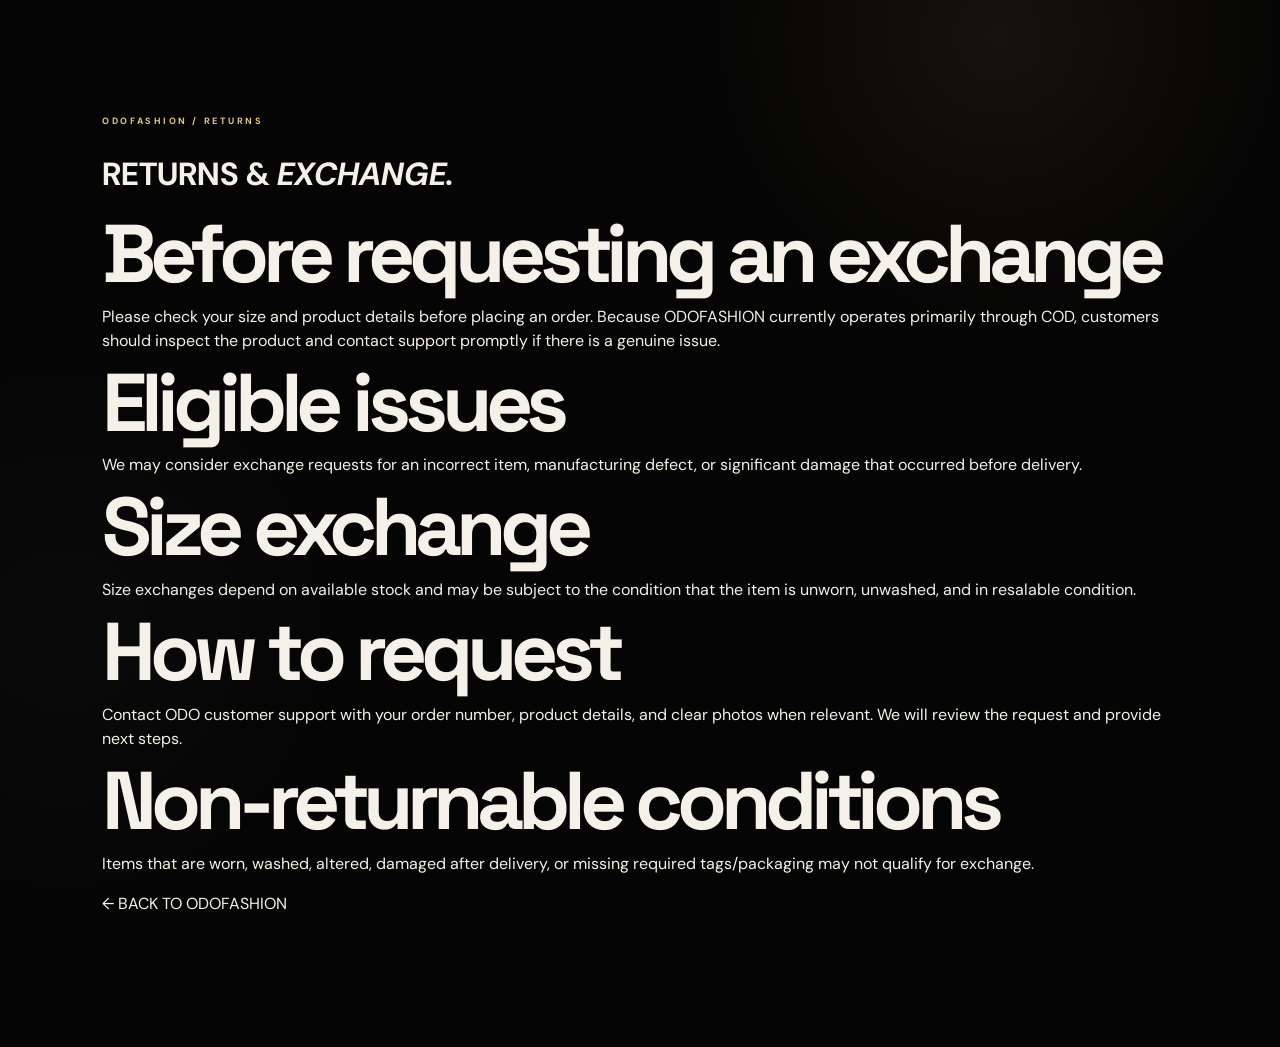
<file: returns.html>
<!doctype html><html lang="en"><head><meta charset="utf-8"><meta name="viewport" content="width=device-width,initial-scale=1"><meta name="robots" content="index,follow"><title>Returns & Exchange — ODOFASHION</title><link rel="stylesheet" href="style.css"></head><body><main class="section policy-page"><p class="eyebrow">ODOFASHION / RETURNS</p><h1>RETURNS & <em>EXCHANGE.</em></h1><h2>Before requesting an exchange</h2><p>Please check your size and product details before placing an order. Because ODOFASHION currently operates primarily through COD, customers should inspect the product and contact support promptly if there is a genuine issue.</p><h2>Eligible issues</h2><p>We may consider exchange requests for an incorrect item, manufacturing defect, or significant damage that occurred before delivery.</p><h2>Size exchange</h2><p>Size exchanges depend on available stock and may be subject to the condition that the item is unworn, unwashed, and in resalable condition.</p><h2>How to request</h2><p>Contact ODO customer support with your order number, product details, and clear photos when relevant. We will review the request and provide next steps.</p><h2>Non-returnable conditions</h2><p>Items that are worn, washed, altered, damaged after delivery, or missing required tags/packaging may not qualify for exchange.</p><p><a href="index.html">← BACK TO ODOFASHION</a></p></main></body></html>
</file>
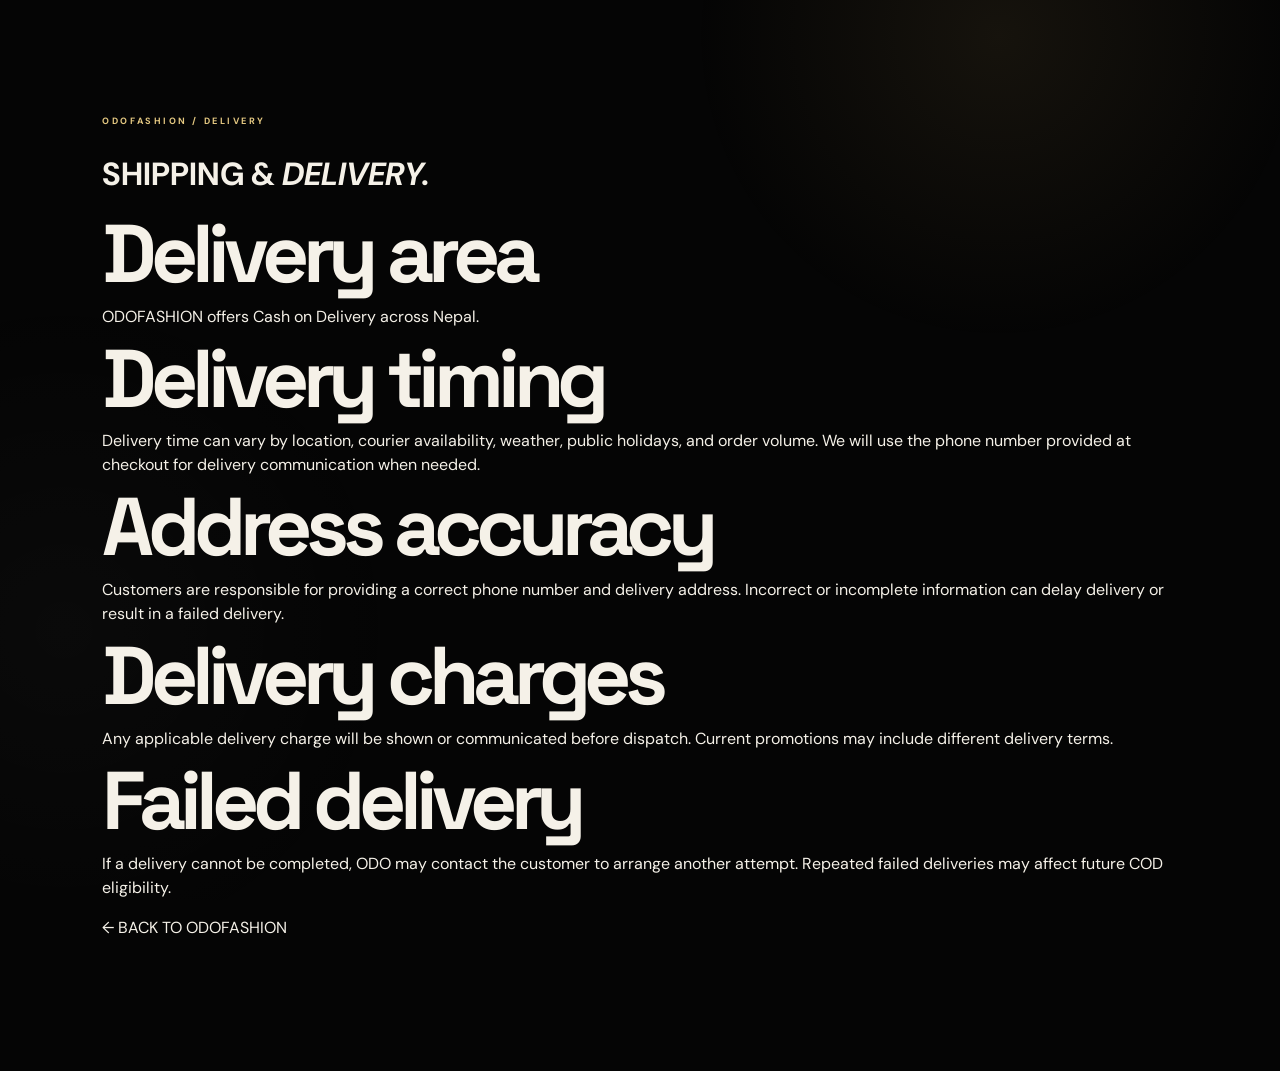
<file: shipping.html>
<!doctype html><html lang="en"><head><meta charset="utf-8"><meta name="viewport" content="width=device-width,initial-scale=1"><meta name="robots" content="index,follow"><title>Shipping & Delivery — ODOFASHION</title><link rel="stylesheet" href="style.css"></head><body><main class="section policy-page"><p class="eyebrow">ODOFASHION / DELIVERY</p><h1>SHIPPING & <em>DELIVERY.</em></h1><h2>Delivery area</h2><p>ODOFASHION offers Cash on Delivery across Nepal.</p><h2>Delivery timing</h2><p>Delivery time can vary by location, courier availability, weather, public holidays, and order volume. We will use the phone number provided at checkout for delivery communication when needed.</p><h2>Address accuracy</h2><p>Customers are responsible for providing a correct phone number and delivery address. Incorrect or incomplete information can delay delivery or result in a failed delivery.</p><h2>Delivery charges</h2><p>Any applicable delivery charge will be shown or communicated before dispatch. Current promotions may include different delivery terms.</p><h2>Failed delivery</h2><p>If a delivery cannot be completed, ODO may contact the customer to arrange another attempt. Repeated failed deliveries may affect future COD eligibility.</p><p><a href="index.html">← BACK TO ODOFASHION</a></p></main></body></html>
</file>
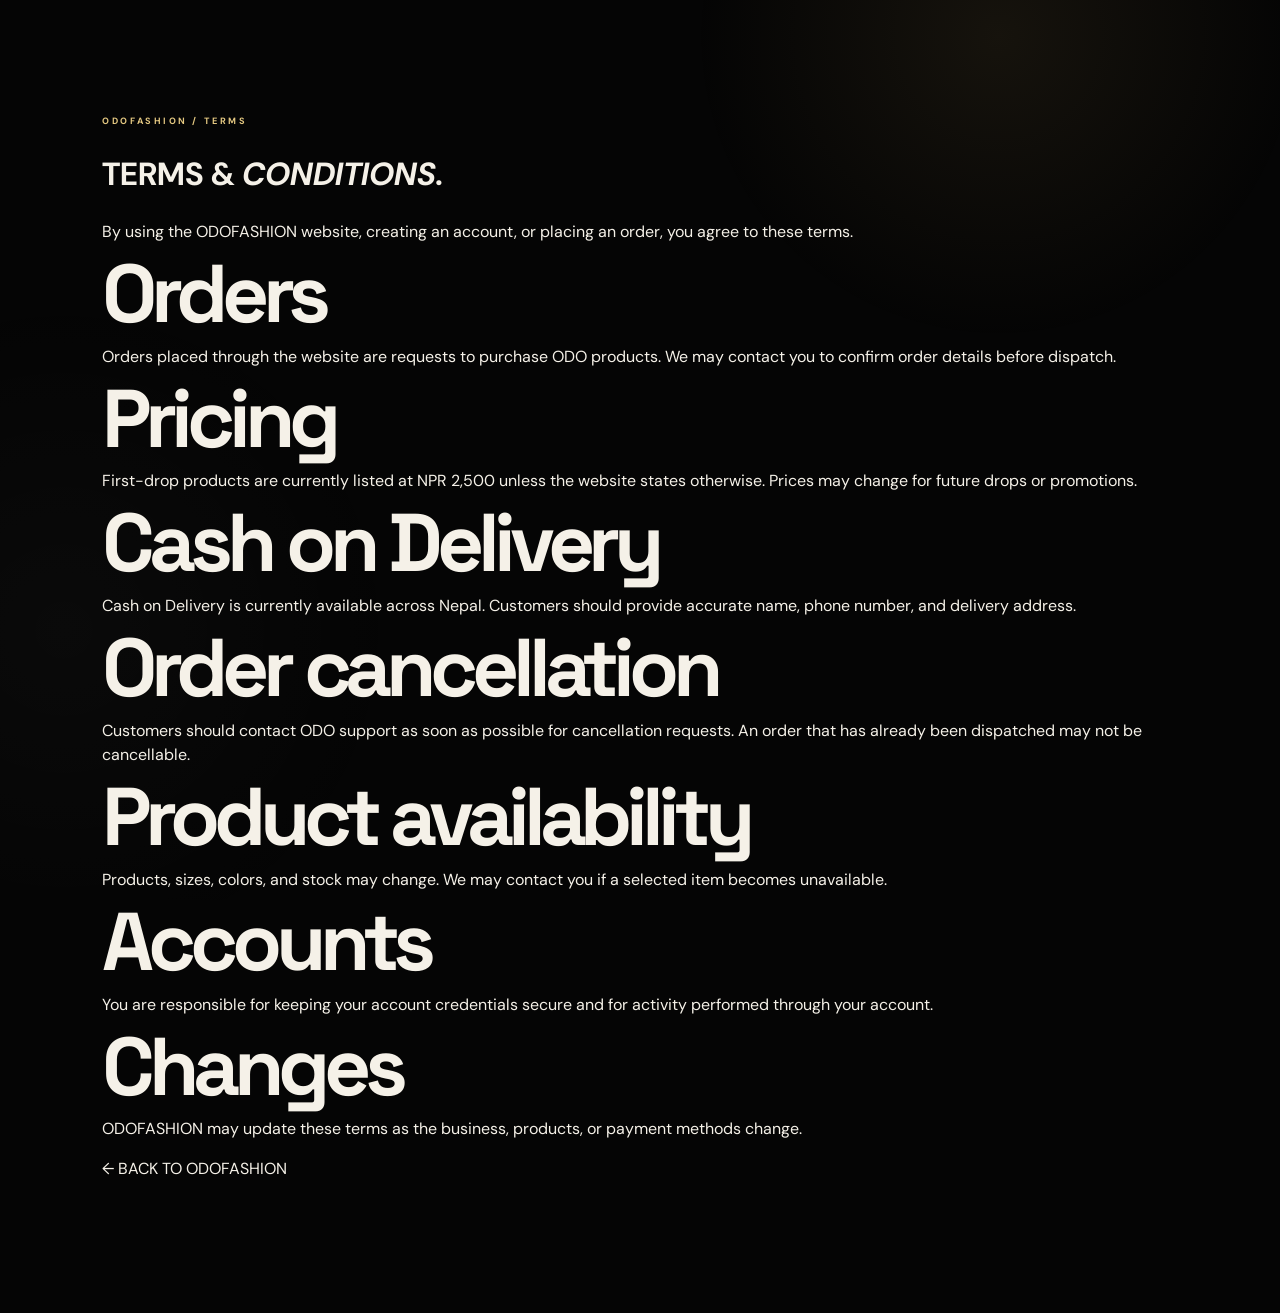
<file: terms.html>
<!doctype html><html lang="en"><head><meta charset="utf-8"><meta name="viewport" content="width=device-width,initial-scale=1"><meta name="robots" content="index,follow"><title>Terms & Conditions — ODOFASHION</title><link rel="stylesheet" href="style.css"></head><body><main class="section policy-page"><p class="eyebrow">ODOFASHION / TERMS</p><h1>TERMS & <em>CONDITIONS.</em></h1><p>By using the ODOFASHION website, creating an account, or placing an order, you agree to these terms.</p><h2>Orders</h2><p>Orders placed through the website are requests to purchase ODO products. We may contact you to confirm order details before dispatch.</p><h2>Pricing</h2><p>First-drop products are currently listed at NPR 2,500 unless the website states otherwise. Prices may change for future drops or promotions.</p><h2>Cash on Delivery</h2><p>Cash on Delivery is currently available across Nepal. Customers should provide accurate name, phone number, and delivery address.</p><h2>Order cancellation</h2><p>Customers should contact ODO support as soon as possible for cancellation requests. An order that has already been dispatched may not be cancellable.</p><h2>Product availability</h2><p>Products, sizes, colors, and stock may change. We may contact you if a selected item becomes unavailable.</p><h2>Accounts</h2><p>You are responsible for keeping your account credentials secure and for activity performed through your account.</p><h2>Changes</h2><p>ODOFASHION may update these terms as the business, products, or payment methods change.</p><p><a href="index.html">← BACK TO ODOFASHION</a></p></main></body></html>
</file>
<file: style.css>
@import url('https://fonts.googleapis.com/css2?family=DM+Sans:wght@400;500;600;700&family=Space+Grotesk:wght@400;500;600;700&display=swap');
:root{--black:#050505;--ink:#090908;--panel:#10100f;--cream:#f5f1e8;--gold:#c8a560;--gold2:#e5c982;--muted:#8b877e;--dim:#5b5851;--line:rgba(245,241,232,.12);--goldline:rgba(200,165,96,.38);--shadow:0 35px 100px rgba(0,0,0,.55);--max:1600px}*{box-sizing:border-box}html{scroll-behavior:smooth}body{margin:0;background:var(--black);color:var(--cream);font-family:'DM Sans',Arial,sans-serif;line-height:1.5;overflow-x:hidden}body.cart-open{overflow:hidden}a{color:inherit;text-decoration:none}button,select,input,textarea{font:inherit}body:before{content:"";position:fixed;inset:0;pointer-events:none;z-index:-1;background:radial-gradient(circle at 78% 4%,rgba(200,165,96,.09),transparent 23%),radial-gradient(circle at 5% 70%,rgba(255,255,255,.025),transparent 25%)}body:after{content:"";position:fixed;inset:0;pointer-events:none;z-index:100;background:linear-gradient(rgba(255,255,255,.012) 50%,transparent 50%);background-size:100% 4px;opacity:.06}
.nav{position:sticky;top:0;z-index:40;height:76px;display:flex;align-items:center;justify-content:space-between;padding:0 clamp(20px,5vw,80px);background:rgba(5,5,5,.76);backdrop-filter:blur(24px);border-bottom:1px solid var(--line)}.brand{display:flex;align-items:center;font-family:'Space Grotesk',sans-serif;font-weight:700;font-size:1rem;letter-spacing:.28em;text-transform:uppercase}.site-logo{width:48px;height:48px;object-fit:contain;margin-right:12px;filter:drop-shadow(0 0 18px rgba(200,165,96,.22))}.nav nav{display:flex;gap:34px;align-items:center}.nav nav a,.cart-link{font-size:.58rem;text-transform:uppercase;letter-spacing:.19em;color:#aaa69d;transition:.25s}.nav nav a:hover{color:var(--gold2)}.cart-link{background:transparent;border:1px solid var(--goldline);color:var(--cream);padding:11px 17px;cursor:pointer}.cart-link:hover{background:var(--cream);border-color:var(--cream);color:#070707}#cartCount{display:inline-flex;min-width:18px;height:18px;align-items:center;justify-content:center;margin-left:6px;border-radius:50%;background:var(--gold);color:#080808;font-size:.52rem}section{border-bottom:1px solid var(--line)}
.hero{min-height:calc(100vh - 76px);max-width:1600px;margin:auto;position:relative;display:grid;grid-template-columns:1fr .82fr;align-items:center;gap:5vw;padding:clamp(65px,8vw,125px) clamp(24px,8vw,130px);overflow:hidden;background:radial-gradient(circle at 74% 45%,rgba(200,165,96,.15),transparent 23%),linear-gradient(115deg,#030303 0%,#0c0c0b 52%,#050505 100%)}.hero:before{content:"ODO";position:absolute;right:-2vw;bottom:-9vw;font-family:'Space Grotesk',sans-serif;font-size:28vw;font-weight:700;letter-spacing:-.11em;color:rgba(255,255,255,.018);line-height:1;pointer-events:none}.hero:after{content:"";position:absolute;width:560px;height:560px;right:-180px;top:12%;border:1px solid rgba(200,165,96,.09);border-radius:50%;box-shadow:0 0 0 85px rgba(200,165,96,.018),0 0 0 170px rgba(200,165,96,.01);pointer-events:none}.hero-copy,.hero-symbol{position:relative;z-index:2}.eyebrow{margin:0;color:var(--gold2);font-size:.57rem;font-weight:700;letter-spacing:.28em;text-transform:uppercase}.hero h1{font-family:'Space Grotesk',sans-serif;font-size:clamp(5.2rem,12vw,11.5rem);line-height:.76;letter-spacing:-.09em;margin:25px 0 38px}.hero h1 span{color:var(--gold)}.hero-lead{max-width:510px;color:#9d9991;font-size:.93rem;line-height:1.85}.hero-actions{display:flex;align-items:center;gap:26px;margin-top:35px}.button{display:inline-block;background:var(--cream);color:#070707;padding:15px 23px;font-size:.59rem;font-weight:900;text-transform:uppercase;letter-spacing:.15em;transition:.3s;box-shadow:0 15px 35px rgba(0,0,0,.3)}.button:hover{background:var(--gold2);transform:translateY(-3px)}.quiet-link{font-size:.64rem;color:#8d8981;letter-spacing:.08em}.quiet-link:hover{color:var(--gold)}.hero-symbol{text-align:center;padding:20px}.hero-logo{width:min(500px,92%);height:auto;display:block;margin:0 auto 28px;filter:drop-shadow(0 0 35px rgba(200,165,96,.24))}.tagline{font-size:.56rem;letter-spacing:.6em;color:#918d85;margin-left:.6em}.scroll-note{position:absolute;bottom:28px;left:clamp(24px,8vw,130px);color:#55524c;font-size:.51rem;letter-spacing:.24em}
.section{padding:clamp(75px,9vw,135px) clamp(24px,8vw,130px);max-width:1600px;margin:auto}.section-top{display:flex;justify-content:space-between;gap:10vw;align-items:end;margin-bottom:58px}.section-top h2,h2{font-family:'Space Grotesk',sans-serif;font-size:clamp(3rem,6.4vw,6.8rem);line-height:.84;letter-spacing:-.075em;margin:14px 0 0}.section-top h2 em,h2 em{font-style:normal;color:var(--gold)}.section-intro{max-width:400px;color:#77736c;font-size:.82rem;line-height:1.9}
.category-strip{display:grid;grid-template-columns:1.5fr 1fr 1fr;gap:10px}.category-card{min-height:255px;padding:28px;display:flex;flex-direction:column;justify-content:space-between;border:1px solid var(--line);background:linear-gradient(145deg,#121211,#080807);transition:.35s;position:relative;overflow:hidden}.category-card:before{content:"";position:absolute;width:240px;height:240px;right:-100px;bottom:-120px;border:1px solid var(--goldline);border-radius:50%}.category-card:hover,.category-card.active{border-color:var(--goldline);transform:translateY(-5px);box-shadow:var(--shadow)}.category-card>span{font-size:.52rem;color:#5d5a54;letter-spacing:.2em}.category-card strong{font-family:'Space Grotesk',sans-serif;font-size:clamp(1.8rem,3vw,3.2rem);letter-spacing:-.065em}.category-card small,.category-card b{font-size:.5rem;letter-spacing:.16em}.category-card b{color:var(--gold)}
.streetwear-products{display:grid;grid-template-columns:repeat(2,minmax(0,1fr));gap:22px}.product{background:#0d0d0c;border:1px solid var(--line);padding-bottom:22px;transition:transform .4s,border-color .4s,box-shadow .4s;overflow:hidden}.product:hover{transform:translateY(-7px);border-color:var(--goldline);box-shadow:0 30px 80px rgba(0,0,0,.45)}.product-art{height:clamp(520px,43vw,700px);display:flex;align-items:center;justify-content:center;overflow:hidden}.product-photo-wrap{padding:0;background:#111}.product-photo{display:block;width:100%;height:100%;object-fit:cover;object-position:center;transition:transform .7s cubic-bezier(.2,.7,.2,1),filter .4s}.product:hover .product-photo{transform:scale(1.025);filter:contrast(1.04)}.product-meta{display:flex;justify-content:space-between;align-items:start;padding:20px 20px 0;gap:12px}.product-number{font-size:.48rem;letter-spacing:.15em;color:#625f58;margin:0 0 7px}.product h3{font-family:'Space Grotesk',sans-serif;font-size:1.35rem;margin:0;letter-spacing:-.045em}.price{margin:7px 0 0;color:var(--gold2);font-weight:700;font-size:.86rem}.status{font-size:.43rem;letter-spacing:.13em;color:var(--gold);border:1px solid var(--goldline);padding:6px 7px;white-space:nowrap}.product-desc{padding:0 20px;color:#6d6962;font-size:.68rem;min-height:52px;line-height:1.6}.product-controls{display:grid;grid-template-columns:105px 1fr;gap:9px;padding:0 20px}.product-controls label{display:flex;flex-direction:column;gap:5px;color:#77736c;font-size:.49rem;text-transform:uppercase;letter-spacing:.13em}.size-select{width:100%;background:#080808;color:var(--cream);border:1px solid #35322c;padding:11px 8px;outline:none}.size-select:focus{border-color:var(--gold)}.add-btn{align-self:end;background:var(--cream);border:1px solid var(--cream);color:#080808;padding:12px 8px;font-size:.51rem;font-weight:900;letter-spacing:.12em;cursor:pointer;transition:.25s}.add-btn:hover{background:var(--gold);border-color:var(--gold)}
.manifesto{max-width:none;display:grid;grid-template-columns:.85fr 1.15fr;gap:10vw;background:linear-gradient(120deg,#080807,#0c0c0b);padding-left:clamp(24px,8vw,130px);padding-right:clamp(24px,8vw,130px)}.manifesto-copy{max-width:650px;color:#85827b;font-size:.9rem;line-height:1.85}.manifesto-copy .large{font-family:'Space Grotesk',sans-serif;font-size:1.5rem;line-height:1.4;color:#ddd}.manifesto-copy strong{color:var(--gold)}.values{display:grid;grid-template-columns:repeat(2,1fr);margin-top:45px;border-top:1px solid var(--line)}.values span{padding:15px 0;border-bottom:1px solid var(--line);font-size:.55rem;letter-spacing:.16em;color:#aaa}.look-grid{display:grid;grid-template-columns:1.3fr .85fr .85fr;gap:10px}.look-card{min-height:530px;display:flex;align-items:end;padding:30px;background:#111;border:1px solid var(--line);font-family:'Space Grotesk',sans-serif;font-size:2rem;font-weight:700;letter-spacing:-.05em;transition:.35s;position:relative;overflow:hidden}.look-card:after{content:"";position:absolute;inset:0;background:linear-gradient(180deg,transparent 45%,rgba(0,0,0,.55));pointer-events:none}.look-card:hover{transform:translateY(-5px);border-color:var(--goldline)}.look-one{background:radial-gradient(circle at 50% 30%,#4a3c24,#0a0a0a 58%)}.look-two{background:linear-gradient(160deg,#1a1a18,#070707);color:var(--gold)}.look-three{background:linear-gradient(135deg,#eee9df,#aaa49a);color:#111}.statement{text-align:center;padding:clamp(90px,11vw,160px) 20px;background:var(--cream);color:#111}.statement p{font-family:'Space Grotesk',sans-serif;font-size:clamp(2.1rem,5.4vw,5.8rem);font-weight:700;letter-spacing:-.065em;margin:0}.statement span{font-size:.55rem;letter-spacing:.32em}.contact{text-align:center}.contact h2{margin-bottom:20px}.contact>p:not(.eyebrow):not(.small-note){color:#888}.contact-links{display:flex;justify-content:center;gap:12px;margin:40px 0}.contact-links a{border:1px solid var(--line);padding:13px 18px;font-size:.6rem;text-transform:uppercase;letter-spacing:.12em;transition:.25s}.contact-links a:hover{border-color:var(--gold);color:var(--gold)}.small-note{font-size:.6rem;color:#555}footer{display:flex;justify-content:space-between;padding:24px clamp(24px,8vw,130px);color:#4e4b46;font-size:.53rem;letter-spacing:.14em;border-top:1px solid var(--line)}
.cart-overlay{position:fixed;inset:0;background:rgba(0,0,0,.82);opacity:0;visibility:hidden;transition:.25s;z-index:50}.cart-panel{position:fixed;z-index:60;right:0;top:0;height:100vh;width:min(480px,100%);background:#090908;border-left:1px solid #3a362d;transform:translateX(100%);transition:.3s;display:flex;flex-direction:column;box-shadow:-20px 0 70px rgba(0,0,0,.55)}body.cart-open .cart-panel{transform:translateX(0)}body.cart-open .cart-overlay{opacity:1;visibility:visible}.cart-head{display:flex;justify-content:space-between;align-items:start;padding:30px;border-bottom:1px solid var(--line)}.cart-head h2{font-size:3rem;margin-top:8px}.close-btn{background:none;border:0;color:var(--cream);font-size:2.2rem;cursor:pointer;line-height:1}.cart-items{flex:1;overflow:auto;padding:10px 30px}.empty-cart{color:#777;text-align:center;padding:50px 0}.cart-item{display:grid;grid-template-columns:1fr auto;gap:12px;padding:20px 0;border-bottom:1px solid var(--line)}.cart-item-name{font-weight:800}.cart-item-meta{font-size:.68rem;color:#888;margin-top:5px}.cart-item-price{color:var(--gold);font-weight:800}.qty-controls{display:flex;align-items:center;gap:8px;margin-top:10px}.qty-controls button{width:25px;height:25px;background:#161614;color:var(--cream);border:1px solid #3b382f;cursor:pointer}.remove-item{background:none;border:0;color:#666;font-size:.62rem;cursor:pointer;margin-left:8px}.cart-footer{padding:24px 30px;border-top:1px solid var(--line)}.total-row{display:flex;justify-content:space-between;font-size:.78rem;letter-spacing:.12em}.total-row strong{color:var(--gold);font-size:1.15rem}.checkout-btn,.checkout-submit{width:100%;margin-top:18px;padding:15px;background:var(--gold);border:1px solid var(--gold);color:#090909;font-weight:900;font-size:.6rem;letter-spacing:.14em;cursor:pointer}.checkout-btn:hover,.checkout-submit:hover{background:var(--cream);border-color:var(--cream)}.cart-note{color:#666;font-size:.61rem;line-height:1.5}.checkout-modal{position:fixed;inset:0;z-index:80;display:flex;align-items:center;justify-content:center;padding:22px;background:rgba(0,0,0,.84);opacity:0;visibility:hidden;pointer-events:none;transition:.25s}.checkout-modal.show{opacity:1;visibility:visible;pointer-events:auto}.checkout-card{position:relative;width:min(560px,100%);max-height:92vh;overflow:auto;background:#0d0d0c;border:1px solid #3a362d;padding:38px;box-shadow:0 30px 100px rgba(0,0,0,.6)}.checkout-card h2{font-size:clamp(2.7rem,8vw,5rem);margin:14px 0}.checkout-intro{color:#888;font-size:.82rem;margin-bottom:28px}.checkout-card form{display:grid;gap:15px}.checkout-card label{display:grid;gap:7px;color:#aaa;font-size:.57rem;text-transform:uppercase;letter-spacing:.14em}.checkout-card input,.checkout-card textarea,.checkout-card select{width:100%;background:#080808;color:var(--cream);border:1px solid #38352f;padding:13px;outline:none;font-size:.84rem;text-transform:none;letter-spacing:0}.checkout-card textarea{min-height:95px;resize:vertical}.checkout-card input:focus,.checkout-card textarea:focus,.checkout-card select:focus{border-color:var(--gold)}.reveal{opacity:0;transform:translateY(20px);transition:opacity .65s ease,transform .65s ease}.reveal.visible{opacity:1;transform:none}.toast{position:fixed;left:50%;bottom:25px;z-index:120;transform:translate(-50%,20px);opacity:0;pointer-events:none;background:var(--cream);color:#090909;padding:12px 18px;font-size:.6rem;font-weight:800;letter-spacing:.08em;box-shadow:0 15px 40px rgba(0,0,0,.35);transition:.25s}.toast.show{opacity:1;transform:translate(-50%,0)}
@media(max-width:1050px){.nav nav{gap:18px}.hero{grid-template-columns:1fr .75fr;padding-left:6vw;padding-right:6vw}.streetwear-products{grid-template-columns:1fr 1fr}.manifesto{grid-template-columns:1fr;gap:50px}.look-grid{grid-template-columns:1fr 1fr}.look-card{min-height:430px}}
@media(max-width:760px){.nav{height:68px;padding:0 18px}.brand{font-size:.82rem;letter-spacing:.2em}.site-logo{width:42px;height:42px;margin-right:8px}.nav nav{display:none}.cart-link{padding:9px 12px}.hero{min-height:auto;grid-template-columns:1fr;padding:70px 24px 90px;gap:50px}.hero h1{font-size:clamp(5rem,22vw,8rem)}.hero-logo{width:min(390px,88%)}.hero:before{font-size:48vw;bottom:-3vw}.section{padding:78px 24px}.section-top{display:block;margin-bottom:38px}.section-intro{margin-top:22px}.category-strip{grid-template-columns:1fr}.category-card{min-height:210px}.streetwear-products{grid-template-columns:1fr;gap:16px}.product-art{height:auto;aspect-ratio:4/5}.product-meta{padding:17px 15px 0}.product-desc{padding:0 15px;min-height:auto;margin:10px 0 18px}.product-controls{padding:0 15px}.manifesto{padding-left:24px;padding-right:24px}.look-grid{grid-template-columns:1fr}.look-card{min-height:400px}.values{grid-template-columns:1fr}.contact-links{flex-direction:column;max-width:300px;margin:35px auto}.checkout-card{padding:28px 22px}footer{padding:22px 24px;display:grid;gap:8px}.scroll-note{left:24px}}
@media(prefers-reduced-motion:reduce){*{scroll-behavior:auto!important;transition:none!important}.reveal{opacity:1;transform:none}}/* ODO_PREMIUM_LOOKBOOK_V2 */
.look-grid{grid-template-columns:repeat(3,minmax(0,1fr));gap:18px;align-items:stretch}
.look-card{min-height:0!important;aspect-ratio:1/1!important;padding:0!important;display:block!important;background:#090909!important;border:1px solid rgba(200,165,96,.22)!important;position:relative;overflow:hidden!important;box-shadow:0 22px 70px rgba(0,0,0,.38);isolation:isolate}
.look-card img{position:absolute!important;inset:0!important;width:100%!important;height:100%!important;display:block!important;object-fit:contain!important;object-position:center!important;padding:14px!important;z-index:0!important;background:#0b0b0a!important;transition:transform .7s cubic-bezier(.2,.7,.2,1),filter .4s!important}
.look-card:after{content:"";position:absolute!important;inset:0!important;background:linear-gradient(180deg,rgba(0,0,0,0) 50%,rgba(0,0,0,.72) 100%)!important;z-index:1!important;pointer-events:none!important}
.look-card:hover{transform:translateY(-7px)!important;border-color:rgba(200,165,96,.6)!important;box-shadow:0 30px 90px rgba(0,0,0,.6),0 0 0 1px rgba(200,165,96,.08)!important}
.look-card:hover img{transform:scale(1.018)!important;filter:contrast(1.04) saturate(.98)!important}
.look-card span{position:absolute!important;left:25px!important;bottom:23px!important;z-index:2!important;font-size:clamp(1.35rem,2.4vw,2.2rem)!important;line-height:.92!important;text-shadow:0 3px 24px rgba(0,0,0,.9)!important}
.look-three{color:var(--cream)!important}
@media(max-width:1050px){.look-grid{grid-template-columns:repeat(2,minmax(0,1fr))}}
@media(max-width:760px){.look-grid{grid-template-columns:1fr}.look-card{aspect-ratio:1/1!important}}

/* ODO_AI_ASSISTANT_V1 */
.odo-ai-launcher{position:fixed;right:24px;bottom:24px;z-index:90;width:64px;height:64px;border-radius:50%;border:1px solid rgba(200,165,96,.65);background:#090908;color:#f5f1e8;box-shadow:0 16px 50px rgba(0,0,0,.55),0 0 0 6px rgba(200,165,96,.07);display:grid;place-items:center;cursor:pointer;transition:.3s}.odo-ai-launcher:hover{transform:translateY(-4px) scale(1.03);border-color:#e5c982;box-shadow:0 22px 60px rgba(0,0,0,.65),0 0 0 8px rgba(200,165,96,.08)}.odo-ai-launcher img{width:38px;height:38px;object-fit:contain}.odo-ai-window{position:fixed;right:24px;bottom:100px;z-index:91;width:min(390px,calc(100vw - 30px));height:min(590px,calc(100vh - 130px));display:flex;flex-direction:column;background:rgba(10,10,9,.97);border:1px solid rgba(200,165,96,.36);box-shadow:0 35px 110px rgba(0,0,0,.72);backdrop-filter:blur(20px);opacity:0;visibility:hidden;transform:translateY(16px) scale(.98);transition:.25s}.odo-ai-window.open{opacity:1;visibility:visible;transform:none}.odo-ai-head{display:flex;align-items:center;justify-content:space-between;padding:17px 18px;border-bottom:1px solid rgba(245,241,232,.1)}.odo-ai-brand{display:flex;align-items:center;gap:11px}.odo-ai-brand img{width:35px;height:35px;object-fit:contain}.odo-ai-brand strong{display:block;font-family:'Space Grotesk',sans-serif;letter-spacing:.02em}.odo-ai-brand small{display:block;color:#77736c;font-size:.58rem;margin-top:2px}.odo-ai-close{border:0;background:none;color:#aaa69d;font-size:1.5rem;cursor:pointer}.odo-ai-messages{flex:1;overflow:auto;padding:18px;display:flex;flex-direction:column;gap:12px}.odo-ai-msg{max-width:88%;padding:11px 13px;font-size:.72rem;line-height:1.6;border:1px solid rgba(245,241,232,.09)}.odo-ai-msg.bot{align-self:flex-start;background:#121211;color:#ddd8cf;border-radius:2px 13px 13px 13px}.odo-ai-msg.user{align-self:flex-end;background:#f5f1e8;color:#090909;border-radius:13px 2px 13px 13px}.odo-ai-quick{display:flex;gap:7px;overflow-x:auto;padding:0 18px 11px;scrollbar-width:none}.odo-ai-quick::-webkit-scrollbar{display:none}.odo-ai-quick button{white-space:nowrap;background:#11110f;color:#aaa69d;border:1px solid rgba(200,165,96,.22);padding:8px 10px;font-size:.54rem;letter-spacing:.07em;cursor:pointer}.odo-ai-quick button:hover{border-color:#c8a560;color:#f5f1e8}.odo-ai-form{display:flex;gap:8px;padding:13px;border-top:1px solid rgba(245,241,232,.1)}.odo-ai-input{flex:1;min-width:0;background:#070707;color:#f5f1e8;border:1px solid #35322c;padding:11px 12px;outline:none;font-size:.68rem}.odo-ai-input:focus{border-color:#c8a560}.odo-ai-send{width:46px;border:1px solid #c8a560;background:#c8a560;color:#090909;font-weight:900;cursor:pointer}.odo-ai-note{text-align:center;color:#5d5a54;font-size:.48rem;padding:0 13px 10px;letter-spacing:.03em}@media(max-width:600px){.odo-ai-launcher{right:16px;bottom:16px;width:58px;height:58px}.odo-ai-window{right:12px;bottom:86px;width:calc(100vw - 24px);height:min(600px,calc(100vh - 105px))}}

/* ODO_NITA_PREMIUM_REFRESH */
.nita{max-width:none;display:grid;grid-template-columns:minmax(380px,.88fr) minmax(480px,1.12fr);gap:7vw;align-items:center;background:radial-gradient(circle at 18% 50%,rgba(200,165,96,.08),transparent 28%),linear-gradient(120deg,#050505 0%,#0b0b0a 55%,#070706 100%);padding-left:clamp(24px,8vw,130px);padding-right:clamp(24px,8vw,130px)}
.nita-visual{min-height:620px;display:flex;align-items:center;justify-content:center;position:relative}.nita-placeholder{width:min(560px,100%);aspect-ratio:4/5;background:#0d0d0c url('assets/nita-kunwar.svg') center/cover no-repeat;border:1px solid rgba(200,165,96,.5);box-shadow:0 35px 100px rgba(0,0,0,.58);position:relative;overflow:hidden;text-indent:-9999px}.nita-placeholder:after{content:"";position:absolute;inset:0;background:linear-gradient(180deg,rgba(0,0,0,0) 45%,rgba(0,0,0,.76));pointer-events:none}.nita-copy{max-width:760px}.nita-copy .large{font-family:'Space Grotesk',sans-serif;color:#dedbd4;font-size:1.55rem;line-height:1.45}.nita-copy>p:not(.eyebrow):not(.large){max-width:690px;color:#85817a;line-height:1.9;font-size:.9rem}.nita-copy h2{font-size:clamp(3.5rem,7vw,7rem);margin-bottom:10px}.nita-note{display:inline-block;margin-top:28px;color:var(--gold);border-left:2px solid var(--gold);padding-left:14px;font-size:.56rem;font-weight:800;letter-spacing:.2em}.nita:before{content:"04";position:absolute;right:3vw;margin-top:-48%;font-family:'Space Grotesk',sans-serif;font-size:23vw;font-weight:700;color:rgba(255,255,255,.015);line-height:1;pointer-events:none}.nita{position:relative;overflow:hidden}.nita>*{position:relative;z-index:2}
@media(max-width:900px){.nita{grid-template-columns:1fr;gap:45px}.nita-visual{min-height:auto}.nita-placeholder{width:min(620px,100%)}.nita:before{display:none}}
@media(max-width:760px){.nita{padding-left:24px;padding-right:24px}.nita-copy .large{font-size:1.2rem}.nita-copy>p:not(.eyebrow):not(.large){font-size:.82rem}}

/* ODO_TOP_ANNOUNCEMENT */
body{padding-top:0}.nav{top:34px}.announcement-bar{height:34px;position:fixed;top:0;left:0;right:0;z-index:100;background:#0a0a09;border-bottom:1px solid rgba(200,165,96,.24);display:flex;align-items:center;justify-content:center;color:var(--gold2);font-size:.54rem;font-weight:800;letter-spacing:.2em;text-transform:uppercase}.nav{z-index:99}
@media(max-width:760px){.nav{top:30px}.announcement-bar{height:30px;font-size:.45rem;letter-spacing:.12em}}
</file>
